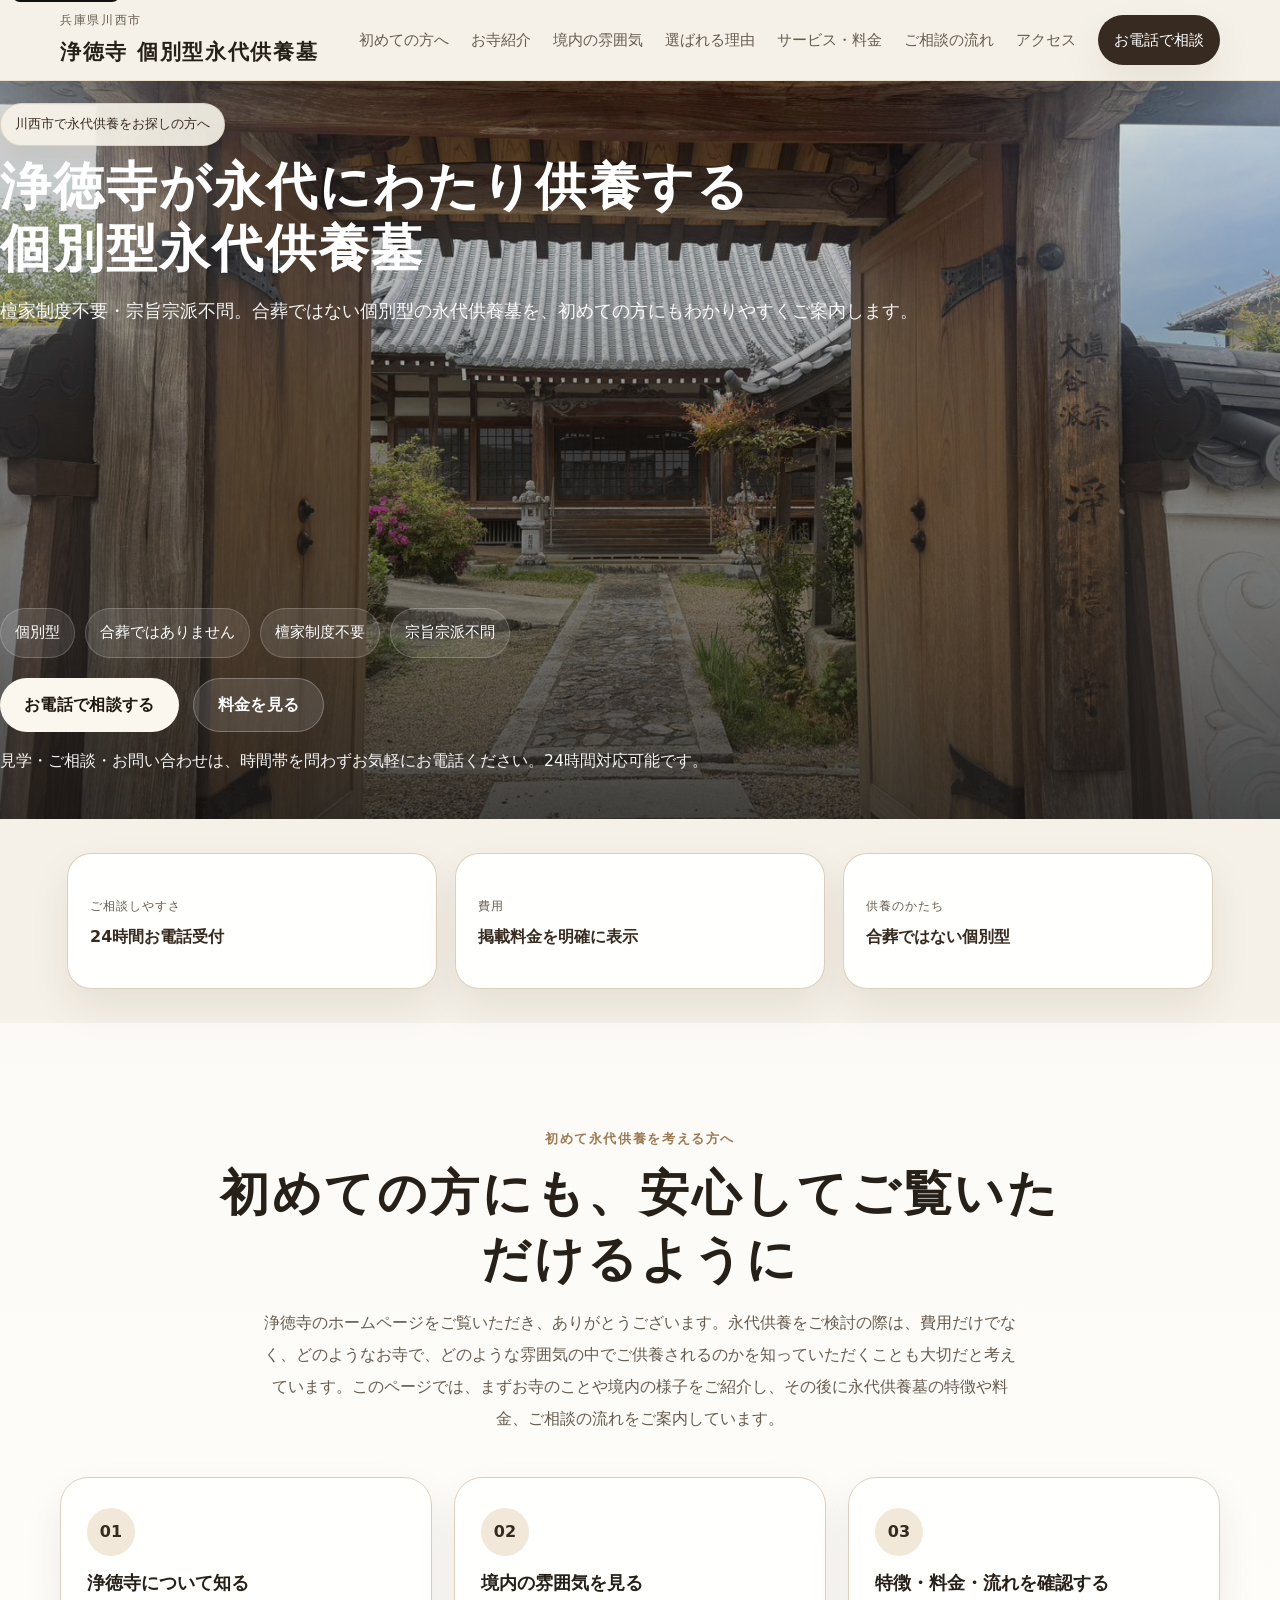
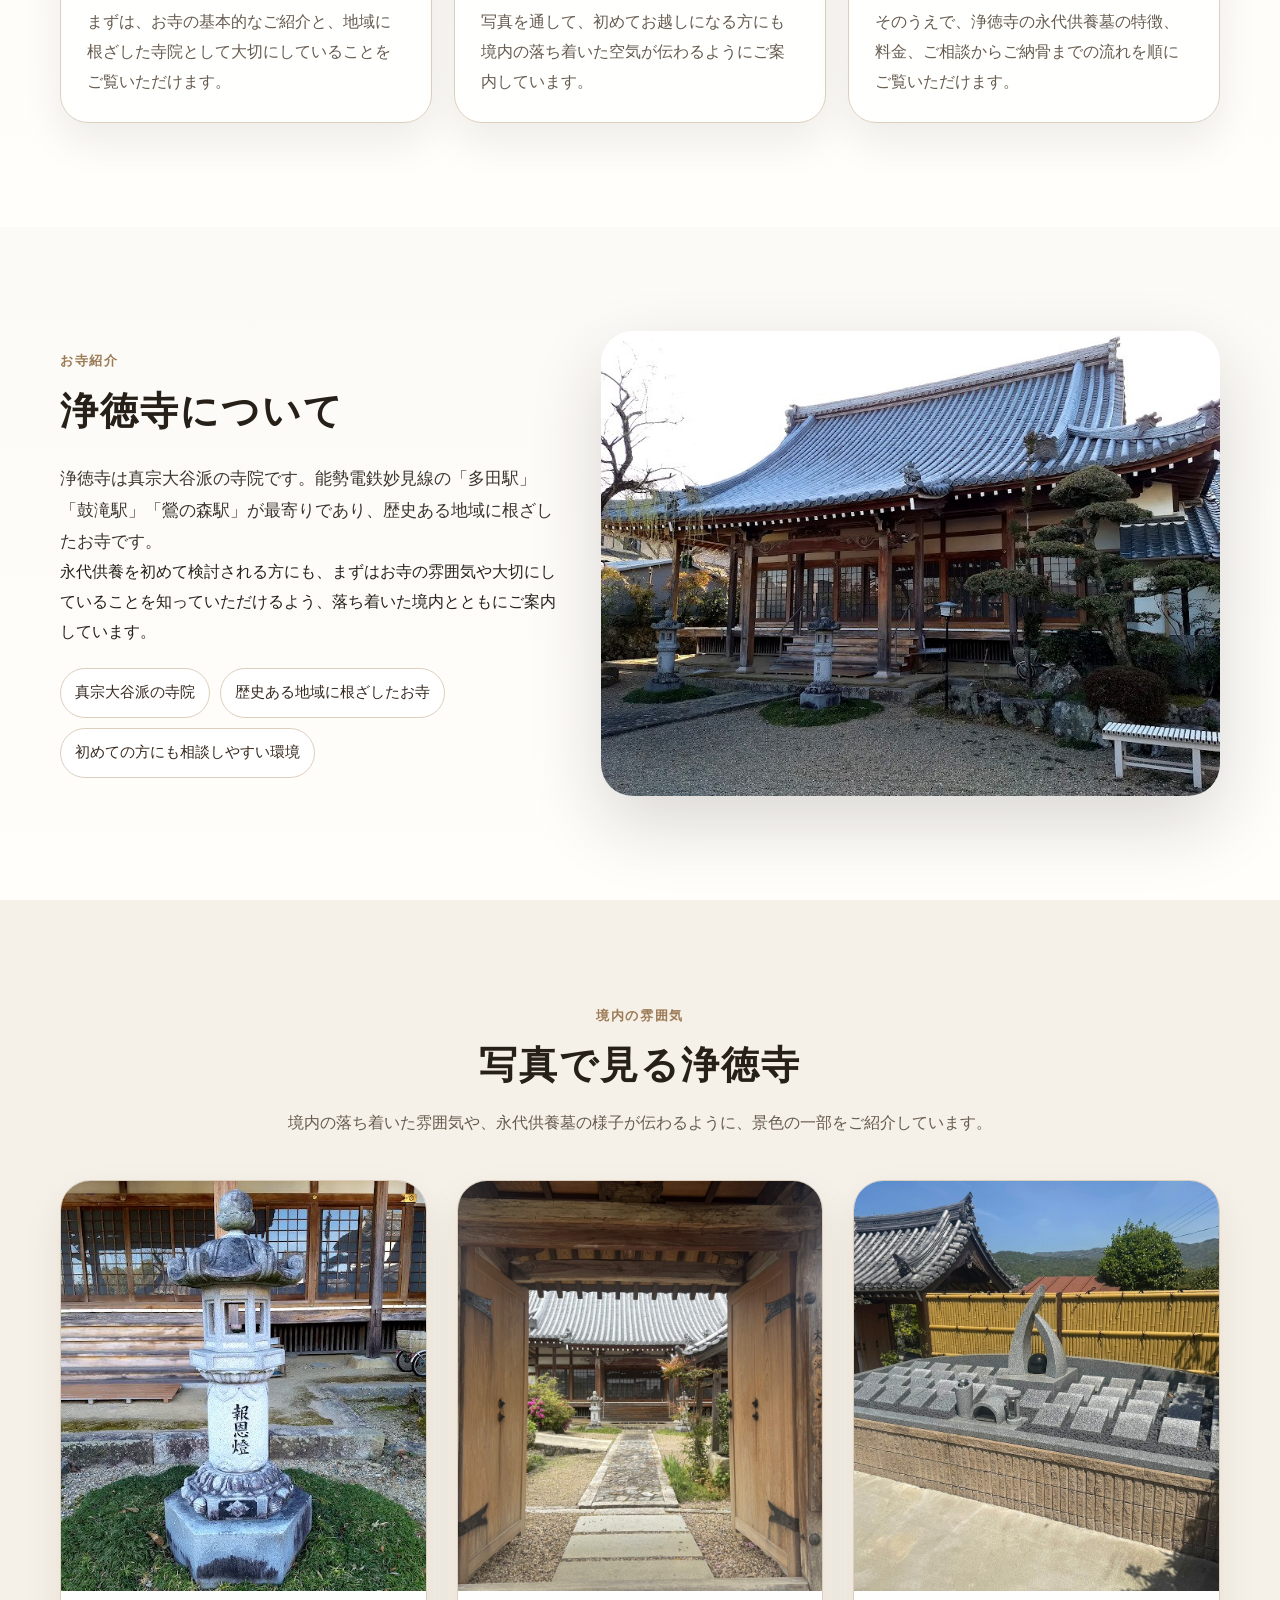
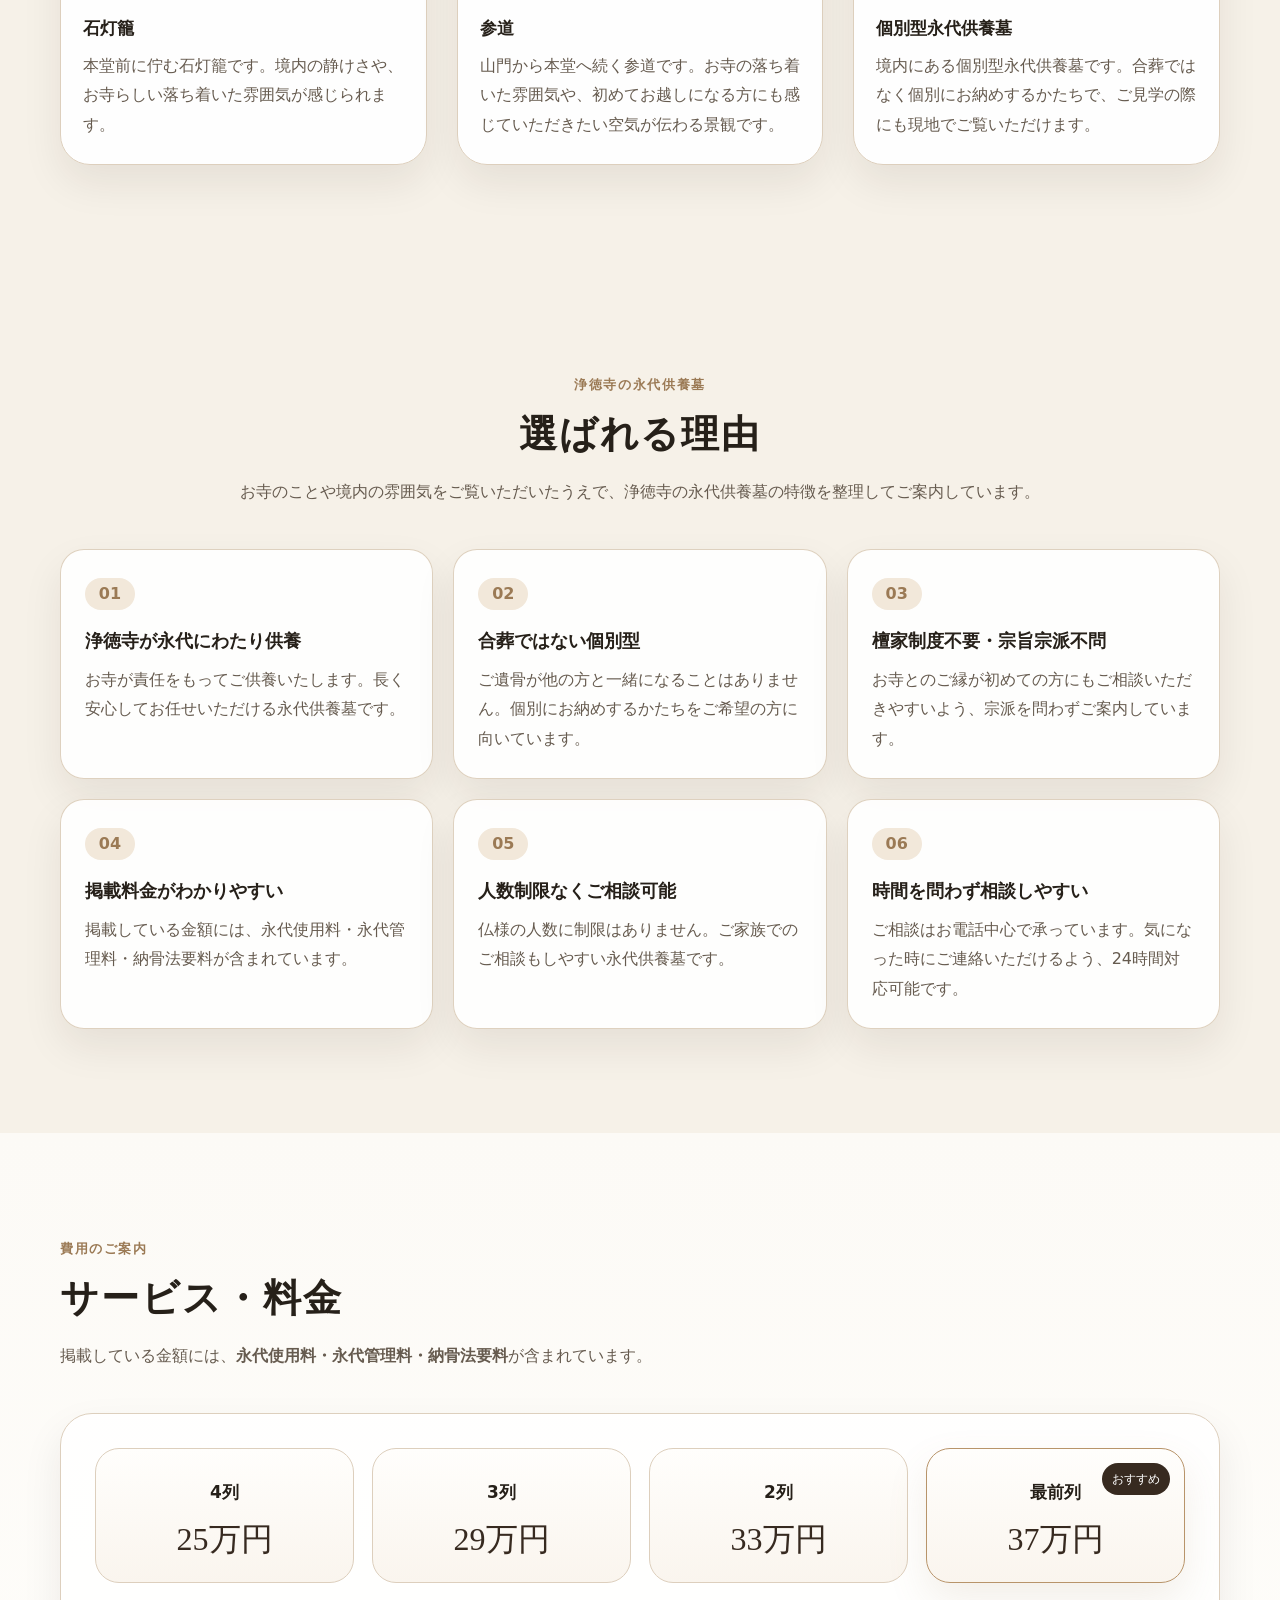
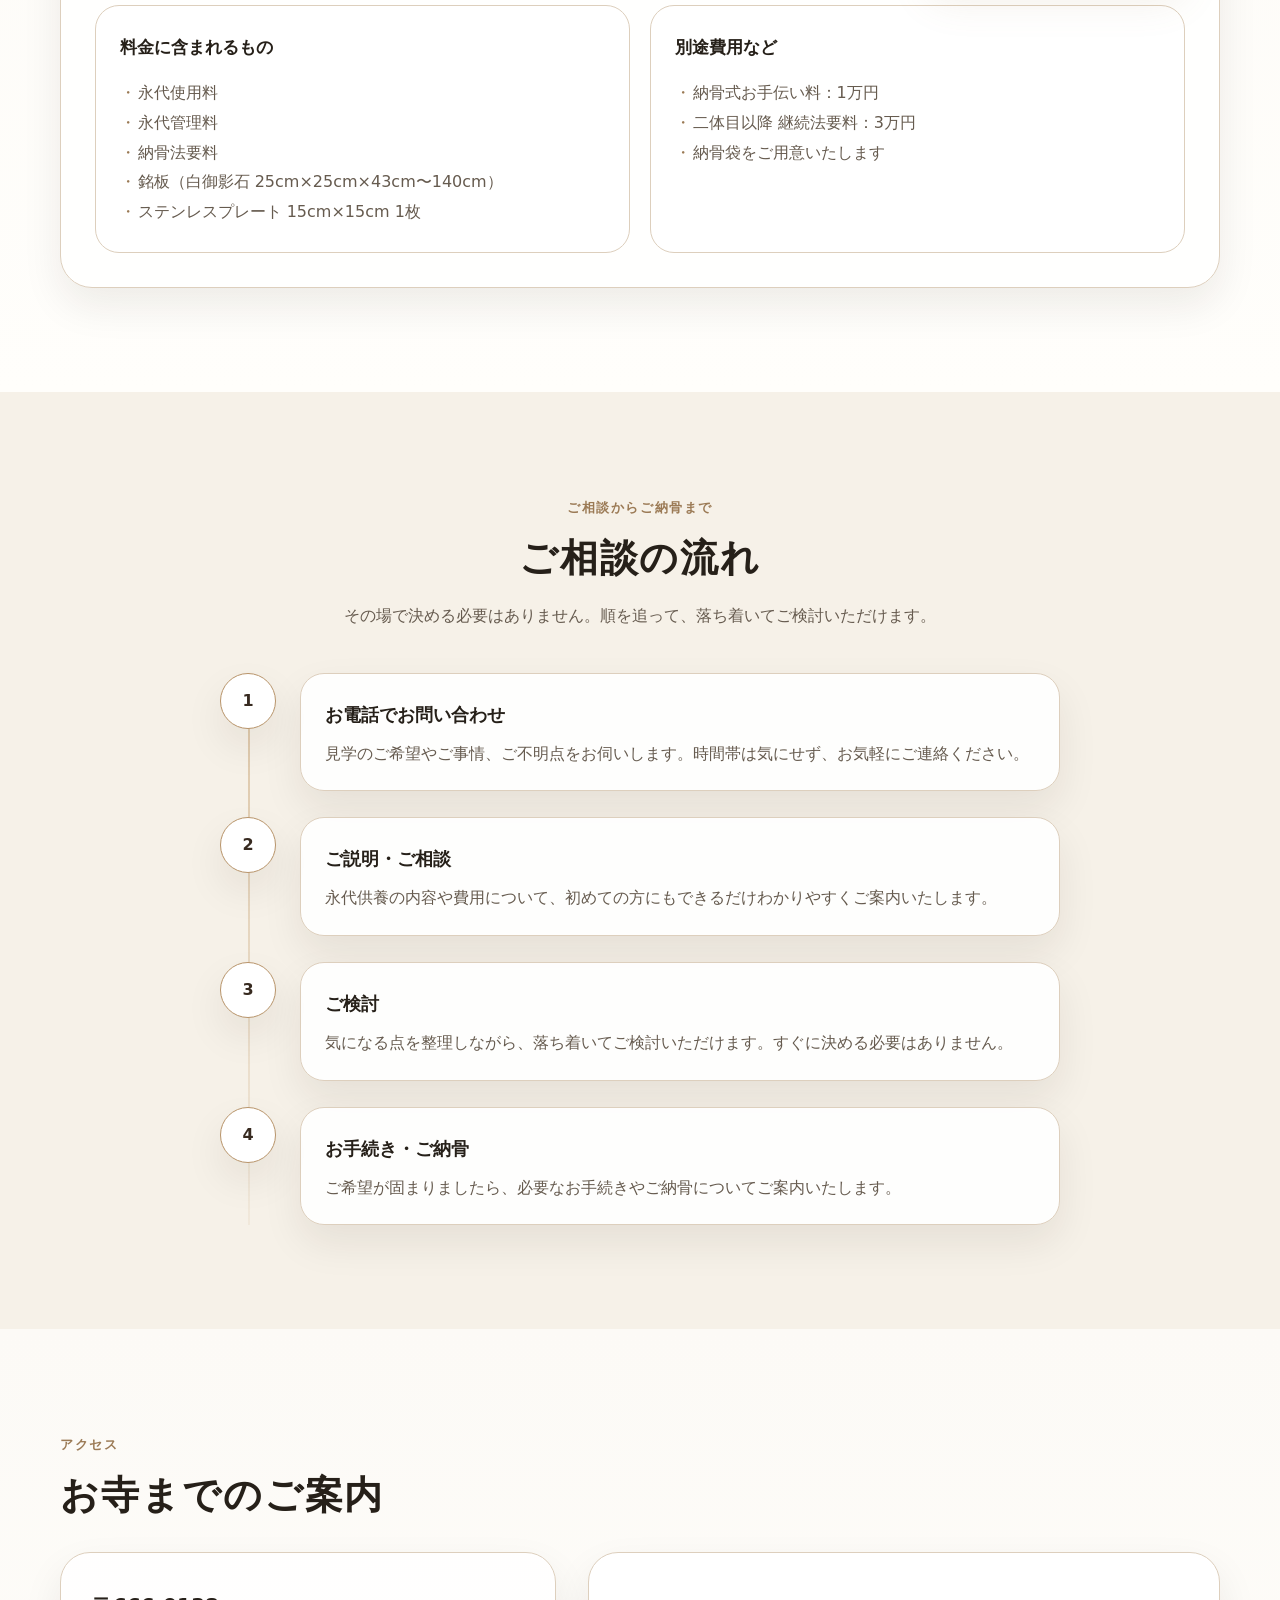
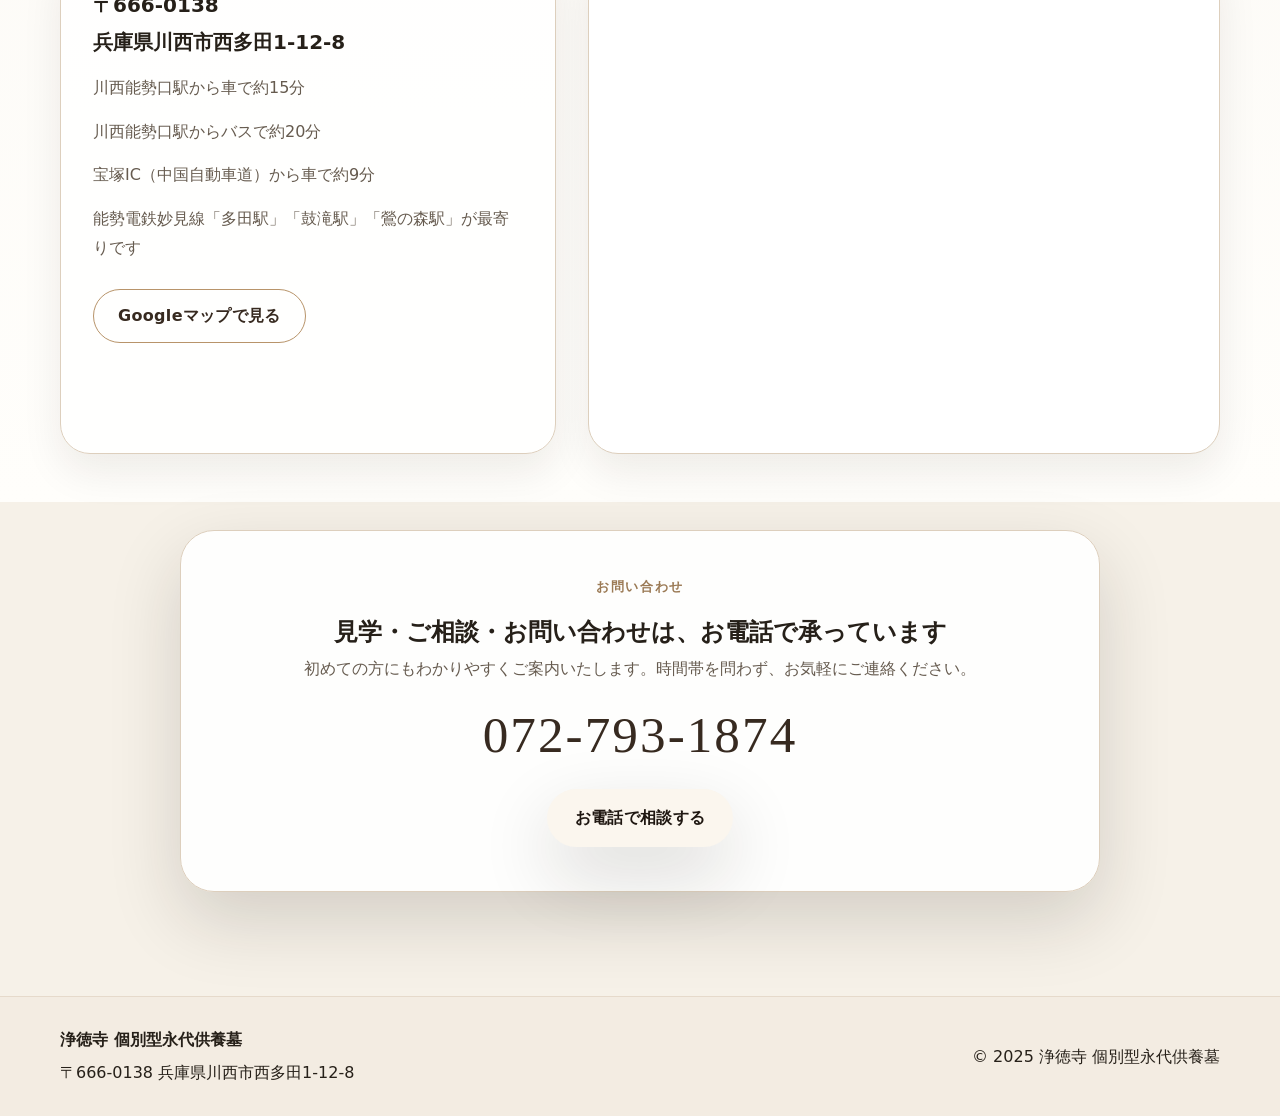
<file: index.html>
<!DOCTYPE html>
<html lang="ja">
<head>
  <meta charset="utf-8">
  <meta name="viewport" content="width=device-width, initial-scale=1">
  <title>浄徳寺 個別型永代供養墓｜川西市で初めて永代供養を探す方へ</title>
  <meta name="description" content="兵庫県川西市の浄徳寺による個別型永代供養墓のご案内。初めて永代供養を検討される方にもわかりやすく、お寺のご紹介、境内の雰囲気、永代供養墓の特徴、料金、ご相談の流れまで順にご覧いただけます。">
  <meta name="format-detection" content="telephone=no">
  <meta name="theme-color" content="#f6f1e8">
  <meta property="og:type" content="website">
  <meta property="og:title" content="浄徳寺 個別型永代供養墓">
  <meta property="og:description" content="川西市で永代供養をお探しの方へ。お寺のご紹介から境内の雰囲気、料金や流れまで、初めての方にもわかりやすくご案内しています。">
  <meta property="og:image" content="images/ogp.jpg">
  <meta property="og:locale" content="ja_JP">
  <meta name="twitter:card" content="summary_large_image">
  <link rel="icon" href="favicon.svg" type="image/svg+xml">
  <link rel="stylesheet" href="styles.css">
  <script type="application/ld+json">
  {
    "@context":"https://schema.org",
    "@type":"PlaceOfWorship",
    "name":"浄徳寺",
    "telephone":"072-793-1874",
    "address":{
      "@type":"PostalAddress",
      "postalCode":"666-0138",
      "addressRegion":"兵庫県",
      "addressLocality":"川西市",
      "streetAddress":"西多田1-12-8"
    },
    "image":"images/hero-entrance.jpg"
  }
  </script>
</head>
<body>
  <a class="skip-link" href="#main">本文へ移動</a>

  <header class="site-header" id="top">
    <div class="container header-inner">
      <a class="brand" href="#top" aria-label="浄徳寺 トップへ">
        <span class="brand-kicker">兵庫県川西市</span>
        <span class="brand-name">浄徳寺 個別型永代供養墓</span>
      </a>

      <button class="menu-toggle" type="button" aria-expanded="false" aria-controls="global-nav" aria-label="メニューを開く">
        <span></span><span></span><span></span>
      </button>

      <nav class="global-nav" id="global-nav" aria-label="サイト内メニュー">
        <a href="#guide">初めての方へ</a>
        <a href="#temple">お寺紹介</a>
        <a href="#gallery">境内の雰囲気</a>
        <a href="#reasons">選ばれる理由</a>
        <a href="#pricing">サービス・料金</a>
        <a href="#flow">ご相談の流れ</a>
        <a href="#access">アクセス</a>
        <a class="nav-call" href="tel:0727931874">お電話で相談</a>
      </nav>
    </div>
  </header>

  <main id="main">
    <section class="hero">
      <div class="hero-media" aria-hidden="true"></div>
      <div class="hero-overlay"></div>
      <div class="container hero-content">
        <p class="eyebrow">川西市で永代供養をお探しの方へ</p>
        <h1>
          <span class="hero-title-top">浄徳寺が永代にわたり供養する</span>
          <span class="hero-title-bottom">個別型永代供養墓</span>
        </h1>
        <p class="hero-lead">檀家制度不要・宗旨宗派不問。合葬ではない個別型の永代供養墓を、初めての方にもわかりやすくご案内します。</p>

        <div class="hero-lower">
          <ul class="hero-points" aria-label="浄徳寺の特徴">
            <li>個別型</li>
            <li>合葬ではありません</li>
            <li>檀家制度不要</li>
            <li>宗旨宗派不問</li>
          </ul>

          <div class="hero-actions">
            <a class="btn btn-primary" href="tel:0727931874">お電話で相談する</a>
            <a class="btn btn-secondary" href="#pricing">料金を見る</a>
          </div>

          <p class="hero-note">見学・ご相談・お問い合わせは、時間帯を問わずお気軽にお電話ください。24時間対応可能です。</p>
        </div>
      </div>
    </section>

    <section class="trust-strip" aria-label="浄徳寺の特徴まとめ">
      <div class="container trust-grid">
        <article class="trust-card">
          <p class="trust-label">ご相談しやすさ</p>
          <p class="trust-value">24時間お電話受付</p>
        </article>
        <article class="trust-card">
          <p class="trust-label">費用</p>
          <p class="trust-value">掲載料金を明確に表示</p>
        </article>
        <article class="trust-card">
          <p class="trust-label">供養のかたち</p>
          <p class="trust-value">合葬ではない個別型</p>
        </article>
      </div>
    </section>

    <section class="section section-soft" id="guide">
      <div class="container">
        <div class="section-heading guide-heading">
          <p class="section-kicker">初めて永代供養を考える方へ</p>
          <h2>初めての方にも、安心してご覧いただけるように</h2>
          <p>浄徳寺のホームページをご覧いただき、ありがとうございます。永代供養をご検討の際は、費用だけでなく、どのようなお寺で、どのような雰囲気の中でご供養されるのかを知っていただくことも大切だと考えています。このページでは、まずお寺のことや境内の様子をご紹介し、その後に永代供養墓の特徴や料金、ご相談の流れをご案内しています。</p>
        </div>

        <div class="guide-cards">
          <article class="guide-card">
            <span class="guide-step">01</span>
            <h3>浄徳寺について知る</h3>
            <p>まずは、お寺の基本的なご紹介と、地域に根ざした寺院として大切にしていることをご覧いただけます。</p>
          </article>
          <article class="guide-card">
            <span class="guide-step">02</span>
            <h3>境内の雰囲気を見る</h3>
            <p>写真を通して、初めてお越しになる方にも境内の落ち着いた空気が伝わるようにご案内しています。</p>
          </article>
          <article class="guide-card">
            <span class="guide-step">03</span>
            <h3>特徴・料金・流れを確認する</h3>
            <p>そのうえで、浄徳寺の永代供養墓の特徴、料金、ご相談からご納骨までの流れを順にご覧いただけます。</p>
          </article>
        </div>
      </div>
    </section>

    <section class="section section-soft temple-section" id="temple">
      <div class="container temple-grid">
        <div class="temple-copy">
          <div class="section-heading temple-heading">
            <p class="section-kicker">お寺紹介</p>
            <h2>浄徳寺について</h2>
          </div>
          <p class="body-large">浄徳寺は真宗大谷派の寺院です。能勢電鉄妙見線の「多田駅」「鼓滝駅」「鶯の森駅」が最寄りであり、歴史ある地域に根ざしたお寺です。</p>
          <p>永代供養を初めて検討される方にも、まずはお寺の雰囲気や大切にしていることを知っていただけるよう、落ち着いた境内とともにご案内しています。</p>
          <div class="temple-mini-points">
            <div>真宗大谷派の寺院</div>
            <div>歴史ある地域に根ざしたお寺</div>
            <div>初めての方にも相談しやすい環境</div>
          </div>
        </div>
        <figure class="temple-photo">
          <img src="images/temple-mainhall.jpg" alt="浄徳寺の本堂">
        </figure>
      </div>
    </section>

    <section class="section" id="gallery">
      <div class="container">
        <div class="section-heading center gallery-heading">
          <p class="section-kicker">境内の雰囲気</p>
          <h2>写真で見る浄徳寺</h2>
          <p>境内の落ち着いた雰囲気や、永代供養墓の様子が伝わるように、景色の一部をご紹介しています。</p>
        </div>

        <div class="gallery-grid gallery-centered">
          <figure class="gallery-item">
            <img src="images/gallery-lantern.jpg" alt="浄徳寺の石灯籠">
            <figcaption>
              <strong>石灯籠</strong>
              <span>本堂前に佇む石灯籠です。境内の静けさや、お寺らしい落ち着いた雰囲気が感じられます。</span>
            </figcaption>
          </figure>

          <figure class="gallery-item">
            <img src="images/gallery-approach.jpg" alt="浄徳寺の参道">
            <figcaption>
              <strong>参道</strong>
              <span>山門から本堂へ続く参道です。お寺の落ち着いた雰囲気や、初めてお越しになる方にも感じていただきたい空気が伝わる景観です。</span>
            </figcaption>
          </figure>

          <figure class="gallery-item">
            <img src="images/gallery-grave.jpg" alt="浄徳寺の個別型永代供養墓">
            <figcaption>
              <strong>個別型永代供養墓</strong>
              <span>境内にある個別型永代供養墓です。合葬ではなく個別にお納めするかたちで、ご見学の際にも現地でご覧いただけます。</span>
            </figcaption>
          </figure>
        </div>
      </div>
    </section>

    <section class="section" id="reasons">
      <div class="container">
        <div class="section-heading center">
          <p class="section-kicker">浄徳寺の永代供養墓</p>
          <h2>選ばれる理由</h2>
          <p>お寺のことや境内の雰囲気をご覧いただいたうえで、浄徳寺の永代供養墓の特徴を整理してご案内しています。</p>
        </div>

        <div class="reasons-grid">
          <article class="reason-card">
            <div class="reason-number">01</div>
            <h3>浄徳寺が永代にわたり供養</h3>
            <p>お寺が責任をもってご供養いたします。長く安心してお任せいただける永代供養墓です。</p>
          </article>
          <article class="reason-card">
            <div class="reason-number">02</div>
            <h3>合葬ではない個別型</h3>
            <p>ご遺骨が他の方と一緒になることはありません。個別にお納めするかたちをご希望の方に向いています。</p>
          </article>
          <article class="reason-card">
            <div class="reason-number">03</div>
            <h3>檀家制度不要・宗旨宗派不問</h3>
            <p>お寺とのご縁が初めての方にもご相談いただきやすいよう、宗派を問わずご案内しています。</p>
          </article>
          <article class="reason-card">
            <div class="reason-number">04</div>
            <h3>掲載料金がわかりやすい</h3>
            <p>掲載している金額には、永代使用料・永代管理料・納骨法要料が含まれています。</p>
          </article>
          <article class="reason-card">
            <div class="reason-number">05</div>
            <h3>人数制限なくご相談可能</h3>
            <p>仏様の人数に制限はありません。ご家族でのご相談もしやすい永代供養墓です。</p>
          </article>
          <article class="reason-card">
            <div class="reason-number">06</div>
            <h3>時間を問わず相談しやすい</h3>
            <p>ご相談はお電話中心で承っています。気になった時にご連絡いただけるよう、24時間対応可能です。</p>
          </article>
        </div>
      </div>
    </section>

    <section class="section section-soft" id="pricing">
      <div class="container">
        <div class="section-heading">
          <p class="section-kicker">費用のご案内</p>
          <h2>サービス・料金</h2>
          <p>掲載している金額には、<strong>永代使用料・永代管理料・納骨法要料</strong>が含まれています。</p>
        </div>

        <div class="pricing-shell">
          <div class="pricing-grid">
            <article class="price-card">
              <h3>4列</h3>
              <p class="price">25万円</p>
            </article>
            <article class="price-card">
              <h3>3列</h3>
              <p class="price">29万円</p>
            </article>
            <article class="price-card">
              <h3>2列</h3>
              <p class="price">33万円</p>
            </article>
            <article class="price-card price-card-featured">
              <span class="price-badge">おすすめ</span>
              <h3>最前列</h3>
              <p class="price">37万円</p>
            </article>
          </div>

          <div class="pricing-meta">
            <div class="pricing-box">
              <h3>料金に含まれるもの</h3>
              <ul class="plain-list">
                <li>永代使用料</li>
                <li>永代管理料</li>
                <li>納骨法要料</li>
                <li>銘板（白御影石 25cm×25cm×43cm〜140cm）</li>
                <li>ステンレスプレート 15cm×15cm 1枚</li>
              </ul>
            </div>
            <div class="pricing-box">
              <h3>別途費用など</h3>
              <ul class="plain-list">
                <li>納骨式お手伝い料：1万円</li>
                <li>二体目以降 継続法要料：3万円</li>
                <li>納骨袋をご用意いたします</li>
              </ul>
            </div>
          </div>
        </div>
      </div>
    </section>

    <section class="section" id="flow">
      <div class="container">
        <div class="section-heading center">
          <p class="section-kicker">ご相談からご納骨まで</p>
          <h2>ご相談の流れ</h2>
          <p>その場で決める必要はありません。順を追って、落ち着いてご検討いただけます。</p>
        </div>

        <ol class="flow-timeline">
          <li class="flow-item">
            <div class="flow-dot">1</div>
            <div class="flow-card">
              <h3>お電話でお問い合わせ</h3>
              <p>見学のご希望やご事情、ご不明点をお伺いします。時間帯は気にせず、お気軽にご連絡ください。</p>
            </div>
          </li>
          <li class="flow-item">
            <div class="flow-dot">2</div>
            <div class="flow-card">
              <h3>ご説明・ご相談</h3>
              <p>永代供養の内容や費用について、初めての方にもできるだけわかりやすくご案内いたします。</p>
            </div>
          </li>
          <li class="flow-item">
            <div class="flow-dot">3</div>
            <div class="flow-card">
              <h3>ご検討</h3>
              <p>気になる点を整理しながら、落ち着いてご検討いただけます。すぐに決める必要はありません。</p>
            </div>
          </li>
          <li class="flow-item">
            <div class="flow-dot">4</div>
            <div class="flow-card">
              <h3>お手続き・ご納骨</h3>
              <p>ご希望が固まりましたら、必要なお手続きやご納骨についてご案内いたします。</p>
            </div>
          </li>
        </ol>
      </div>
    </section>

    <section class="section section-soft access-section" id="access">
      <div class="container">
        <div class="section-heading access-heading">
          <p class="section-kicker">アクセス</p>
          <h2>お寺までのご案内</h2>
        </div>

        <div class="access-shell">
          <div class="access-copy">
            <p class="address">〒666-0138<br>兵庫県川西市西多田1-12-8</p>
            <ul class="plain-list access-list">
              <li>川西能勢口駅から車で約15分</li>
              <li>川西能勢口駅からバスで約20分</li>
              <li>宝塚IC（中国自動車道）から車で約9分</li>
              <li>能勢電鉄妙見線「多田駅」「鼓滝駅」「鶯の森駅」が最寄りです</li>
            </ul>
            <div class="access-actions">
              <a class="btn btn-outline" href="https://maps.app.goo.gl/2CKfLxkK2UYbUCqq8" target="_blank" rel="noopener noreferrer">Googleマップで見る</a>
            </div>
          </div>

          <div class="map-card map-large">
            <iframe title="浄徳寺の地図" src="https://www.google.com/maps?q=%E5%85%B5%E5%BA%AB%E7%9C%8C%E5%B7%9D%E8%A5%BF%E5%B8%82%E8%A5%BF%E5%A4%9A%E7%94%B01-12-8&z=16&output=embed" loading="lazy" referrerpolicy="no-referrer-when-downgrade"></iframe>
          </div>
        </div>
      </div>
    </section>

    <section class="section contact-section" id="contact">
      <div class="container">
        <div class="contact-panel">
          <p class="section-kicker">お問い合わせ</p>
          <h2>見学・ご相談・お問い合わせは、お電話で承っています</h2>
          <p class="contact-copy">初めての方にもわかりやすくご案内いたします。時間帯を問わず、お気軽にご連絡ください。</p>
          <p class="tel-display">072-793-1874</p>
          <a class="btn btn-primary btn-large" href="tel:0727931874">お電話で相談する</a>
        </div>
      </div>
    </section>
  </main>

  <footer class="site-footer">
    <div class="container footer-inner">
      <div>
        <p class="footer-title">浄徳寺 個別型永代供養墓</p>
        <p>〒666-0138 兵庫県川西市西多田1-12-8</p>
      </div>
      <p>© 2025 浄徳寺 個別型永代供養墓</p>
    </div>
  </footer>

  <a class="mobile-call" href="tel:0727931874" aria-label="浄徳寺に電話する">お電話で相談する</a>

  <script src="script.js"></script>
</body>
</html>
</file>
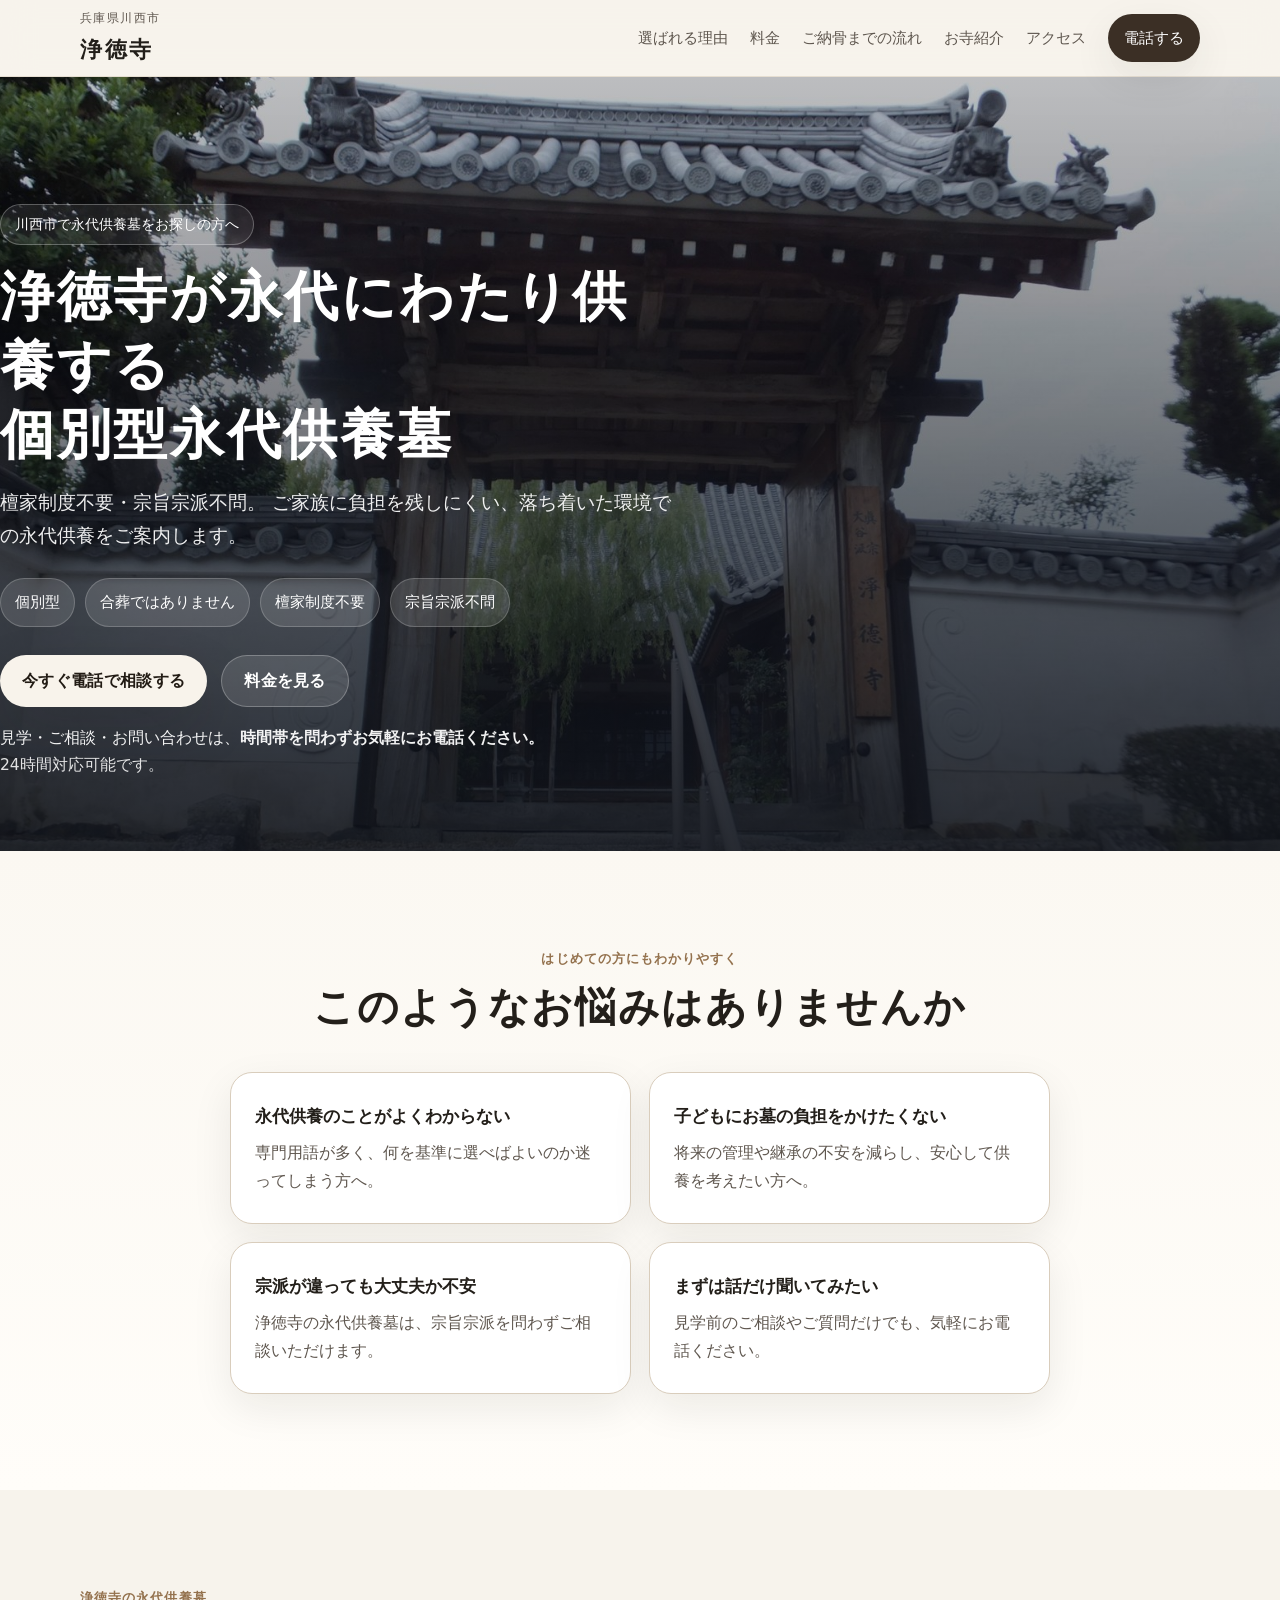
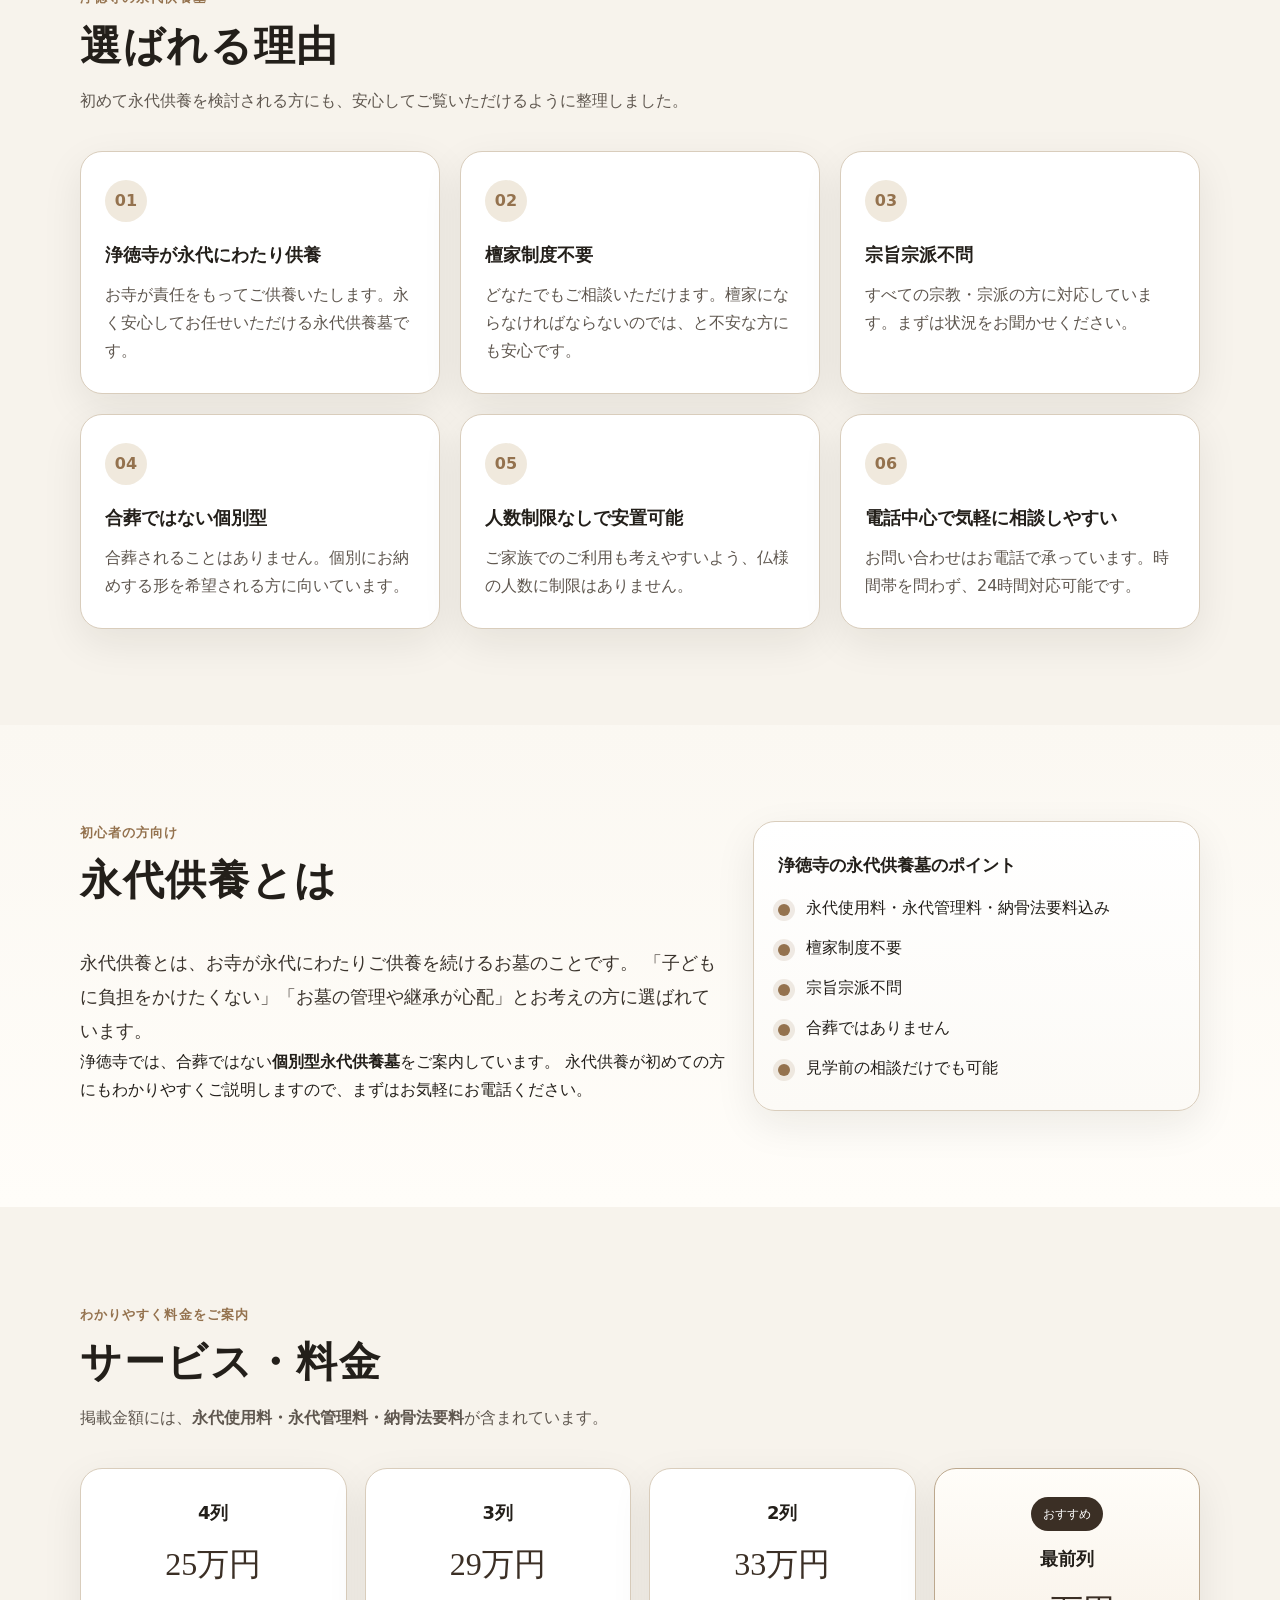
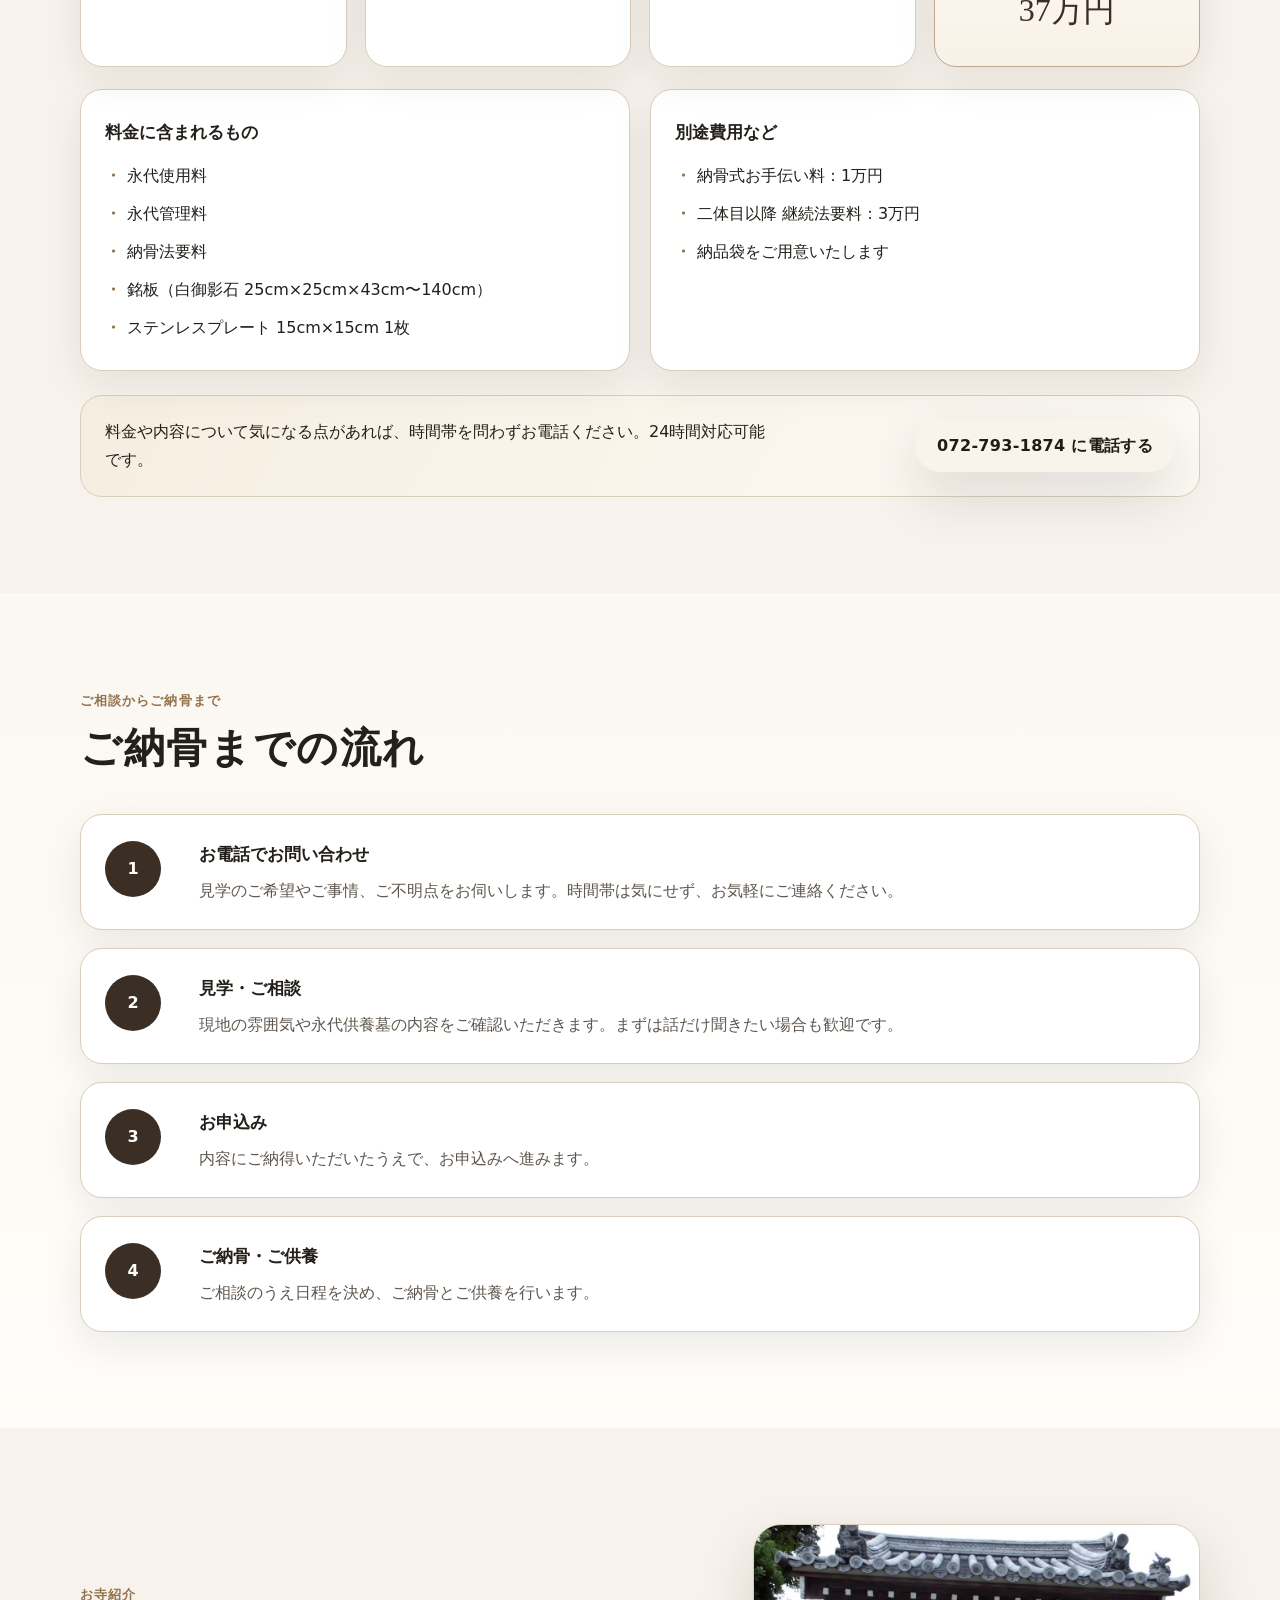
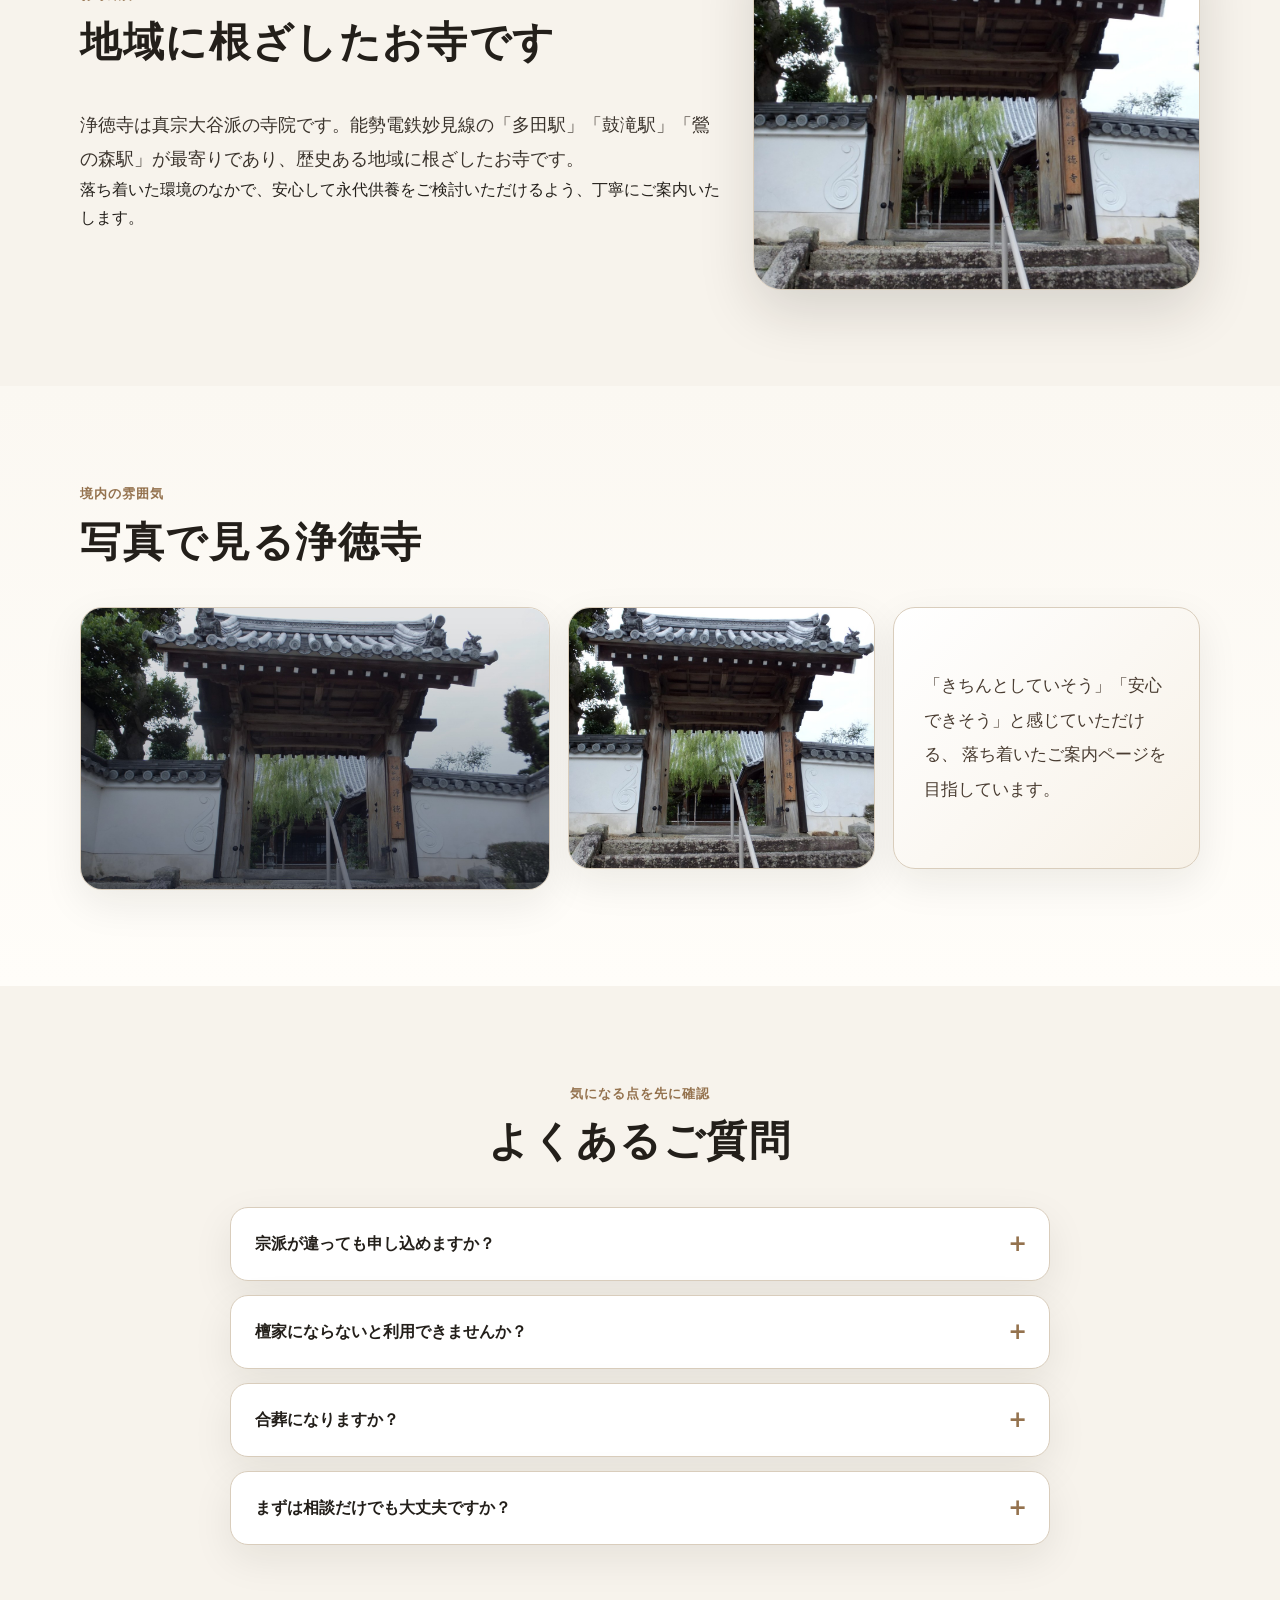
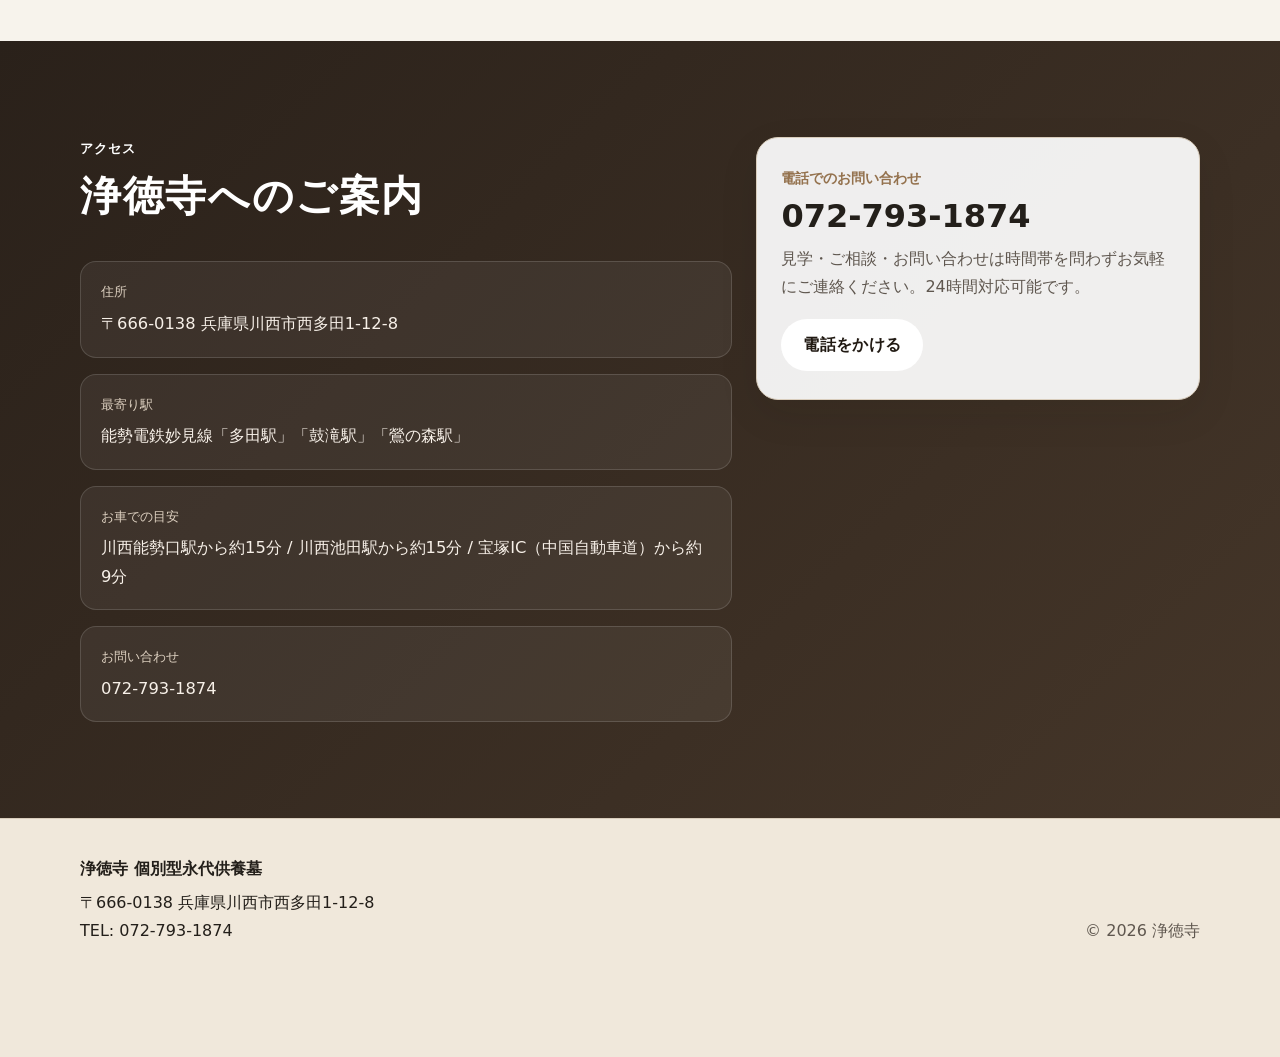
<file: jotokuji-site-v2/index.html>
<!DOCTYPE html>
<html lang="ja">
<head>
  <meta charset="utf-8">
  <meta name="viewport" content="width=device-width, initial-scale=1">
  <title>川西市の永代供養墓なら浄徳寺｜個別型・檀家制度不要・宗旨宗派不問</title>
  <meta name="description" content="兵庫県川西市の浄徳寺による個別型永代供養墓のご案内。永代使用料・永代管理料・納骨法要料込み。檀家制度不要、宗旨宗派不問。見学・ご相談は時間を問わずお電話ください。24時間対応可能です。">
  <meta name="format-detection" content="telephone=no">
  <meta name="theme-color" content="#f4efe5">
  <meta property="og:type" content="website">
  <meta property="og:title" content="川西市の永代供養墓なら浄徳寺">
  <meta property="og:description" content="個別型永代供養墓。永代使用料・永代管理料・納骨法要料込み。見学・ご相談は時間を問わずお電話ください。">
  <meta property="og:image" content="images/ogp.jpg">
  <meta property="og:locale" content="ja_JP">
  <meta name="twitter:card" content="summary_large_image">
  <link rel="icon" href="favicon.svg" type="image/svg+xml">
  <link rel="stylesheet" href="styles.css">
  <script type="application/ld+json">
  {
    "@context":"https://schema.org",
    "@type":"PlaceOfWorship",
    "name":"浄徳寺",
    "telephone":"072-793-1874",
    "address":{
      "@type":"PostalAddress",
      "postalCode":"666-0138",
      "addressRegion":"兵庫県",
      "addressLocality":"川西市",
      "streetAddress":"西多田1-12-8"
    },
    "image":"images/entrance-hero.jpg"
  }
  </script>
</head>
<body>
  <a class="skip-link" href="#main">本文へ移動</a>

  <header class="site-header" id="top">
    <div class="container header-inner">
      <a class="brand" href="#top" aria-label="浄徳寺 トップへ">
        <span class="brand-kicker">兵庫県川西市</span>
        <span class="brand-name">浄徳寺</span>
      </a>

      <button class="menu-toggle" type="button" aria-expanded="false" aria-controls="global-nav" aria-label="メニューを開く">
        <span></span><span></span><span></span>
      </button>

      <nav class="global-nav" id="global-nav" aria-label="サイト内メニュー">
        <a href="#reasons">選ばれる理由</a>
        <a href="#pricing">料金</a>
        <a href="#flow">ご納骨までの流れ</a>
        <a href="#about">お寺紹介</a>
        <a href="#access">アクセス</a>
        <a class="nav-call" href="tel:0727931874">電話する</a>
      </nav>
    </div>
  </header>

  <main id="main">
    <section class="hero">
      <div class="hero-media" aria-hidden="true"></div>
      <div class="hero-overlay"></div>
      <div class="container hero-content">
        <p class="eyebrow">川西市で永代供養墓をお探しの方へ</p>
        <h1>浄徳寺が永代にわたり供養する<br>個別型永代供養墓</h1>
        <p class="hero-lead">
          檀家制度不要・宗旨宗派不問。<br class="sp-only">
          ご家族に負担を残しにくい、落ち着いた環境での永代供養をご案内します。
        </p>

        <ul class="hero-points" aria-label="特徴">
          <li>個別型</li>
          <li>合葬ではありません</li>
          <li>檀家制度不要</li>
          <li>宗旨宗派不問</li>
        </ul>

        <div class="hero-actions">
          <a class="btn btn-primary" href="tel:0727931874">今すぐ電話で相談する</a>
          <a class="btn btn-secondary" href="#pricing">料金を見る</a>
        </div>

        <p class="hero-note">
          見学・ご相談・お問い合わせは、<strong>時間帯を問わずお気軽にお電話ください。</strong>
          <span>24時間対応可能です。</span>
        </p>
      </div>
    </section>

    <section class="section section-soft">
      <div class="container narrow">
        <div class="section-heading center">
          <p class="section-kicker">はじめての方にもわかりやすく</p>
          <h2>このようなお悩みはありませんか</h2>
        </div>

        <div class="worries-grid">
          <article class="worry-card">
            <h3>永代供養のことがよくわからない</h3>
            <p>専門用語が多く、何を基準に選べばよいのか迷ってしまう方へ。</p>
          </article>
          <article class="worry-card">
            <h3>子どもにお墓の負担をかけたくない</h3>
            <p>将来の管理や継承の不安を減らし、安心して供養を考えたい方へ。</p>
          </article>
          <article class="worry-card">
            <h3>宗派が違っても大丈夫か不安</h3>
            <p>浄徳寺の永代供養墓は、宗旨宗派を問わずご相談いただけます。</p>
          </article>
          <article class="worry-card">
            <h3>まずは話だけ聞いてみたい</h3>
            <p>見学前のご相談やご質問だけでも、気軽にお電話ください。</p>
          </article>
        </div>
      </div>
    </section>

    <section class="section" id="reasons">
      <div class="container">
        <div class="section-heading">
          <p class="section-kicker">浄徳寺の永代供養墓</p>
          <h2>選ばれる理由</h2>
          <p>初めて永代供養を検討される方にも、安心してご覧いただけるように整理しました。</p>
        </div>

        <div class="reasons-grid">
          <article class="reason-card">
            <div class="reason-number">01</div>
            <h3>浄徳寺が永代にわたり供養</h3>
            <p>お寺が責任をもってご供養いたします。永く安心してお任せいただける永代供養墓です。</p>
          </article>
          <article class="reason-card">
            <div class="reason-number">02</div>
            <h3>檀家制度不要</h3>
            <p>どなたでもご相談いただけます。檀家にならなければならないのでは、と不安な方にも安心です。</p>
          </article>
          <article class="reason-card">
            <div class="reason-number">03</div>
            <h3>宗旨宗派不問</h3>
            <p>すべての宗教・宗派の方に対応しています。まずは状況をお聞かせください。</p>
          </article>
          <article class="reason-card">
            <div class="reason-number">04</div>
            <h3>合葬ではない個別型</h3>
            <p>合葬されることはありません。個別にお納めする形を希望される方に向いています。</p>
          </article>
          <article class="reason-card">
            <div class="reason-number">05</div>
            <h3>人数制限なしで安置可能</h3>
            <p>ご家族でのご利用も考えやすいよう、仏様の人数に制限はありません。</p>
          </article>
          <article class="reason-card">
            <div class="reason-number">06</div>
            <h3>電話中心で気軽に相談しやすい</h3>
            <p>お問い合わせはお電話で承っています。時間帯を問わず、24時間対応可能です。</p>
          </article>
        </div>
      </div>
    </section>

    <section class="section section-soft" id="beginner">
      <div class="container two-col">
        <div>
          <div class="section-heading">
            <p class="section-kicker">初心者の方向け</p>
            <h2>永代供養とは</h2>
          </div>
          <p class="body-large">
            永代供養とは、お寺が永代にわたりご供養を続けるお墓のことです。
            「子どもに負担をかけたくない」「お墓の管理や継承が心配」とお考えの方に選ばれています。
          </p>
          <p>
            浄徳寺では、合葬ではない<strong>個別型永代供養墓</strong>をご案内しています。
            永代供養が初めての方にもわかりやすくご説明しますので、まずはお気軽にお電話ください。
          </p>
        </div>

        <aside class="info-panel">
          <h3>浄徳寺の永代供養墓のポイント</h3>
          <ul class="check-list">
            <li>永代使用料・永代管理料・納骨法要料込み</li>
            <li>檀家制度不要</li>
            <li>宗旨宗派不問</li>
            <li>合葬ではありません</li>
            <li>見学前の相談だけでも可能</li>
          </ul>
        </aside>
      </div>
    </section>

    <section class="section" id="pricing">
      <div class="container">
        <div class="section-heading">
          <p class="section-kicker">わかりやすく料金をご案内</p>
          <h2>サービス・料金</h2>
          <p>掲載金額には、<strong>永代使用料・永代管理料・納骨法要料</strong>が含まれています。</p>
        </div>

        <div class="pricing-grid">
          <article class="price-card">
            <h3>4列</h3>
            <p class="price">25万円</p>
          </article>
          <article class="price-card">
            <h3>3列</h3>
            <p class="price">29万円</p>
          </article>
          <article class="price-card">
            <h3>2列</h3>
            <p class="price">33万円</p>
          </article>
          <article class="price-card price-card-featured">
            <div class="badge">おすすめ</div>
            <h3>最前列</h3>
            <p class="price">37万円</p>
          </article>
        </div>

        <div class="pricing-meta">
          <div class="pricing-box">
            <h3>料金に含まれるもの</h3>
            <ul>
              <li>永代使用料</li>
              <li>永代管理料</li>
              <li>納骨法要料</li>
              <li>銘板（白御影石 25cm×25cm×43cm〜140cm）</li>
              <li>ステンレスプレート 15cm×15cm 1枚</li>
            </ul>
          </div>
          <div class="pricing-box">
            <h3>別途費用など</h3>
            <ul>
              <li>納骨式お手伝い料：1万円</li>
              <li>二体目以降 継続法要料：3万円</li>
              <li>納品袋をご用意いたします</li>
            </ul>
          </div>
        </div>

        <div class="call-banner">
          <p>料金や内容について気になる点があれば、時間帯を問わずお電話ください。24時間対応可能です。</p>
          <a class="btn btn-primary" href="tel:0727931874">072-793-1874 に電話する</a>
        </div>
      </div>
    </section>

    <section class="section section-soft" id="flow">
      <div class="container">
        <div class="section-heading">
          <p class="section-kicker">ご相談からご納骨まで</p>
          <h2>ご納骨までの流れ</h2>
        </div>

        <ol class="flow-list">
          <li>
            <span class="flow-step">1</span>
            <div>
              <h3>お電話でお問い合わせ</h3>
              <p>見学のご希望やご事情、ご不明点をお伺いします。時間帯は気にせず、お気軽にご連絡ください。</p>
            </div>
          </li>
          <li>
            <span class="flow-step">2</span>
            <div>
              <h3>見学・ご相談</h3>
              <p>現地の雰囲気や永代供養墓の内容をご確認いただきます。まずは話だけ聞きたい場合も歓迎です。</p>
            </div>
          </li>
          <li>
            <span class="flow-step">3</span>
            <div>
              <h3>お申込み</h3>
              <p>内容にご納得いただいたうえで、お申込みへ進みます。</p>
            </div>
          </li>
          <li>
            <span class="flow-step">4</span>
            <div>
              <h3>ご納骨・ご供養</h3>
              <p>ご相談のうえ日程を決め、ご納骨とご供養を行います。</p>
            </div>
          </li>
        </ol>
      </div>
    </section>

    <section class="section" id="about">
      <div class="container two-col about-grid">
        <div class="about-copy">
          <div class="section-heading">
            <p class="section-kicker">お寺紹介</p>
            <h2>地域に根ざしたお寺です</h2>
          </div>
          <p class="body-large">
            浄徳寺は真宗大谷派の寺院です。能勢電鉄妙見線の「多田駅」「鼓滝駅」「鶯の森駅」が最寄りであり、歴史ある地域に根ざしたお寺です。
          </p>
          <p>
            落ち着いた環境のなかで、安心して永代供養をご検討いただけるよう、丁寧にご案内いたします。
          </p>
        </div>

        <figure class="about-photo">
          <img src="images/entrance-detail.jpg" alt="浄徳寺の山門">
        </figure>
      </div>
    </section>

    <section class="section section-soft" id="gallery">
      <div class="container">
        <div class="section-heading">
          <p class="section-kicker">境内の雰囲気</p>
          <h2>写真で見る浄徳寺</h2>
        </div>

        <div class="gallery-grid">
          <figure class="gallery-card gallery-card-large">
            <img src="images/entrance-hero.jpg" alt="浄徳寺の入口と山門">
          </figure>
          <figure class="gallery-card">
            <img src="images/entrance-detail.jpg" alt="浄徳寺の山門の近景">
          </figure>
          <figure class="gallery-card quote-card">
            <blockquote>
              「きちんとしていそう」「安心できそう」と感じていただける、
              落ち着いたご案内ページを目指しています。
            </blockquote>
          </figure>
        </div>
      </div>
    </section>

    <section class="section" id="faq">
      <div class="container narrow">
        <div class="section-heading center">
          <p class="section-kicker">気になる点を先に確認</p>
          <h2>よくあるご質問</h2>
        </div>

        <div class="faq-list">
          <details>
            <summary>宗派が違っても申し込めますか？</summary>
            <p>はい。浄徳寺の永代供養墓は、宗旨宗派不問です。</p>
          </details>
          <details>
            <summary>檀家にならないと利用できませんか？</summary>
            <p>いいえ。檀家制度不要ですので、どなたでもご相談いただけます。</p>
          </details>
          <details>
            <summary>合葬になりますか？</summary>
            <p>いいえ。浄徳寺の永代供養墓は、合葬ではない個別型です。</p>
          </details>
          <details>
            <summary>まずは相談だけでも大丈夫ですか？</summary>
            <p>もちろんです。見学前のご相談だけでも歓迎しています。時間帯を問わず、お気軽にお電話ください。</p>
          </details>
        </div>
      </div>
    </section>

    <section class="section section-dark" id="access">
      <div class="container access-grid">
        <div>
          <div class="section-heading light">
            <p class="section-kicker">アクセス</p>
            <h2>浄徳寺へのご案内</h2>
          </div>

          <dl class="access-list">
            <div>
              <dt>住所</dt>
              <dd>〒666-0138 兵庫県川西市西多田1-12-8</dd>
            </div>
            <div>
              <dt>最寄り駅</dt>
              <dd>能勢電鉄妙見線「多田駅」「鼓滝駅」「鶯の森駅」</dd>
            </div>
            <div>
              <dt>お車での目安</dt>
              <dd>川西能勢口駅から約15分 / 川西池田駅から約15分 / 宝塚IC（中国自動車道）から約9分</dd>
            </div>
            <div>
              <dt>お問い合わせ</dt>
              <dd><a href="tel:0727931874">072-793-1874</a></dd>
            </div>
          </dl>
        </div>

        <div class="access-card">
          <p class="access-card-label">電話でのお問い合わせ</p>
          <p class="access-phone"><a href="tel:0727931874">072-793-1874</a></p>
          <p class="access-note">見学・ご相談・お問い合わせは時間帯を問わずお気軽にご連絡ください。24時間対応可能です。</p>
          <a class="btn btn-light" href="tel:0727931874">電話をかける</a>
        </div>
      </div>
    </section>
  </main>

  <footer class="site-footer">
    <div class="container footer-inner">
      <div>
        <p class="footer-name">浄徳寺 個別型永代供養墓</p>
        <p>〒666-0138 兵庫県川西市西多田1-12-8</p>
        <p><a href="tel:0727931874">TEL: 072-793-1874</a></p>
      </div>
      <p class="footer-copy">© 2026 浄徳寺</p>
    </div>
  </footer>

  <a class="mobile-call" href="tel:0727931874" aria-label="072-793-1874 に電話する">
    <span class="mobile-call-label">24時間受付</span>
    <strong>電話で相談する</strong>
  </a>

  <script src="script.js"></script>
</body>
</html>
</file>
<file: styles.css>
:root{
  --bg:#f6f1e8;
  --bg-soft:#fcfaf6;
  --surface:#ffffff;
  --surface-soft:#f2e8da;
  --text:#262019;
  --text-soft:#665b4f;
  --line:#ddcfbd;
  --line-strong:#b8946a;
  --brand:#372a20;
  --brand-deep:#1f1712;
  --accent:#9b7a55;
  --accent-soft:#dcc5a6;
  --shadow:0 18px 40px rgba(34,24,17,.08);
  --shadow-lg:0 28px 72px rgba(34,24,17,.16);
  --radius:30px;
  --radius-md:22px;
  --radius-sm:16px;
  --container:min(1160px, calc(100vw - 32px));
}

*{box-sizing:border-box}
html{scroll-behavior:smooth}
body{
  margin:0;
  font-family:"Hiragino Sans","Yu Gothic","Noto Sans JP",system-ui,-apple-system,BlinkMacSystemFont,sans-serif;
  color:var(--text);
  background:var(--bg);
  line-height:1.85;
  text-rendering:optimizeLegibility;
}
img{display:block;max-width:100%}
iframe{display:block;width:100%;border:0}
a{color:inherit;text-decoration:none}
p,h1,h2,h3,ul,ol,figure{margin:0}
ul,ol{padding:0}
.container{width:var(--container);margin-inline:auto}
.section{padding:104px 0}
.section-soft{background:linear-gradient(180deg, var(--bg-soft), #fffefb)}
.center{text-align:center}
.body-large{font-size:1.06rem;color:#3d352e}
.plain-list{list-style:none;padding:0;margin:0}

.skip-link{
  position:absolute;
  left:12px;
  top:-48px;
  z-index:2000;
  background:#111;color:#fff;
  padding:10px 14px;border-radius:8px;
}
.skip-link:focus{top:12px}

.site-header{
  position:sticky;
  top:0;
  z-index:1000;
  backdrop-filter:blur(14px);
  background:rgba(246,241,232,.84);
  border-bottom:1px solid rgba(184,157,121,.2);
}
.header-inner{
  min-height:80px;
  display:flex;
  align-items:center;
  justify-content:space-between;
  gap:24px;
}
.brand{display:flex;flex-direction:column;gap:2px}
.brand-kicker{
  font-size:.75rem;
  letter-spacing:.14em;
  color:var(--text-soft);
}
.brand-name{
  font-size:1.3rem;
  font-weight:700;
  letter-spacing:.08em;
}
.global-nav{
  display:flex;
  align-items:center;
  gap:22px;
  color:var(--text-soft);
  font-size:.96rem;
}
.global-nav a:hover{color:var(--brand)}
.nav-call{
  padding:11px 16px;
  border-radius:999px;
  background:var(--brand);
  color:#fff !important;
  box-shadow:var(--shadow);
}
.menu-toggle{
  display:none;
  width:48px;height:48px;
  border:1px solid var(--line);
  border-radius:12px;
  background:#fff;
  align-items:center;justify-content:center;
  flex-direction:column;
  gap:5px;cursor:pointer;
}
.menu-toggle span{
  width:18px;height:2px;border-radius:999px;background:var(--brand);
}

.hero{
  position:relative;
  min-height:clamp(680px, 82vh, 920px);
  display:flex;
  align-items:flex-start;
  overflow:hidden;
  color:#fff;
}
.hero-media{
  position:absolute;inset:0;
  background-image:url('images/hero-entrance.jpg');
  background-size:cover;
  background-position:center 42%;
  transform:scale(1.03);
}
.hero-overlay{
  position:absolute;inset:0;
  background:linear-gradient(180deg, rgba(18,16,15,.14) 0%, rgba(16,14,14,.34) 35%, rgba(16,14,14,.76) 100%);
}
.hero-content{
  position:relative;
  z-index:1;
  width:100%;
  min-height:clamp(680px, 82vh, 920px);
  display:flex;
  flex-direction:column;
  justify-content:flex-start;
  padding-top:22px;
  padding-bottom:44px;
}
.eyebrow{
  display:inline-flex;
  align-items:center;
  align-self:flex-start;
  width:fit-content;
  max-width:max-content;
  gap:8px;
  padding:8px 14px;
  margin-bottom:12px;
  border:1px solid rgba(221,207,189,.9);
  border-radius:999px;
  background:rgba(246,241,232,.92);
  color:var(--brand);
  box-shadow:0 10px 24px rgba(34,24,17,.08);
  font-size:.84rem;
  white-space:nowrap;
}
.hero h1{
  max-width:none;
  font-family:"Hiragino Mincho ProN","Yu Mincho",serif;
  font-size:clamp(2.05rem, 4vw, 3.85rem);
  line-height:1.14;
  letter-spacing:.04em;
}
.hero-title-top,
.hero-title-bottom{
  display:block;
  font-size:1em;
  line-height:1.14;
}
.hero-title-top{
  white-space:nowrap;
  margin-top:0;
}
.hero-title-bottom{
  margin-top:.08em;
}
.hero-lead{
  max-width:none;
  margin-top:16px;
  font-size:clamp(.98rem, 1.55vw, 1.1rem);
  color:rgba(255,255,255,.94);
}
.hero-lower{
  margin-top:auto;
}
.hero-points{
  display:flex;
  flex-wrap:wrap;
  gap:10px;
  list-style:none;
  margin-top:0;
}
.hero-points li{
  padding:10px 14px;
  border:1px solid rgba(255,255,255,.2);
  border-radius:999px;
  background:rgba(255,255,255,.1);
  font-size:.94rem;
}
.hero-actions{
  display:flex;
  flex-wrap:wrap;
  gap:14px;
  margin-top:20px;
}
.btn{
  display:inline-flex;
  align-items:center;
  justify-content:center;
  min-height:54px;
  padding:0 24px;
  border-radius:999px;
  font-weight:700;
  letter-spacing:.02em;
  transition:transform .2s ease, box-shadow .2s ease, background .2s ease, border-color .2s ease;
}
.btn:hover{transform:translateY(-1px)}
.btn-primary{
  background:#fbf6ee;
  color:#1f1711;
  box-shadow:var(--shadow-lg);
}
.btn-secondary{
  background:rgba(255,255,255,.12);
  border:1px solid rgba(255,255,255,.26);
  color:#fff;
}
.btn-outline{
  background:transparent;
  color:var(--brand);
  border:1px solid var(--line-strong);
}
.btn-large{min-height:58px;padding-inline:28px}
.hero-note{
  margin-top:14px;
  font-size:.98rem;
  color:rgba(255,255,255,.95);
}

.trust-strip{
  position:relative;
  z-index:2;
  padding:34px 0 34px;
  background:var(--bg);
}
.trust-grid{
  display:grid;
  grid-template-columns:repeat(3, minmax(240px, 370px));
  justify-content:center;
  gap:18px;
  align-items:stretch;
}
.trust-card{
  padding:16px 22px 15px;
  background:rgba(255,255,255,.96);
  border:1px solid rgba(219,205,185,.94);
  border-radius:24px;
  box-shadow:var(--shadow);
  min-height:136px;
  width:100%;
  display:flex;
  flex-direction:column;
  justify-content:center;
}
.trust-label{
  font-size:.78rem;
  letter-spacing:.08em;
  color:var(--text-soft);
}
.trust-value{
  margin-top:8px;
  font-size:clamp(1rem, 1.12vw, 1.12rem);
  line-height:1.5;
  font-weight:700;
  color:var(--brand);
}

.section-heading{margin-bottom:42px}
.section-heading p:last-child{color:var(--text-soft)}
.section-kicker{
  margin-bottom:10px;
  color:var(--accent);
  font-size:.84rem;
  font-weight:700;
  letter-spacing:.12em;
}
.section-heading h2{
  font-family:"Hiragino Mincho ProN","Yu Mincho",serif;
  font-size:clamp(1.9rem, 3vw, 3rem);
  line-height:1.45;
  letter-spacing:.05em;
  margin-bottom:14px;
}
.guide-heading h2{
  font-size:clamp(2rem, 3.8vw, 3.2rem);
  line-height:1.35;
  letter-spacing:.06em;
}
.guide-heading p:last-child{
  max-width:760px;
  margin-inline:auto;
  line-height:2;
}
.guide-heading{
  max-width:860px;
  margin-inline:auto;
  text-align:center;
}
.guide-cards{
  display:grid;
  grid-template-columns:repeat(3, minmax(0,1fr));
  gap:22px;
}
.guide-card{
  position:relative;
  padding:30px 26px 26px;
  background:rgba(255,255,255,.88);
  border:1px solid var(--line);
  border-radius:28px;
  box-shadow:var(--shadow);
}
.guide-step{
  display:inline-flex;
  align-items:center;
  justify-content:center;
  width:48px;height:48px;
  margin-bottom:12px;
  border-radius:50%;
  background:var(--surface-soft);
  color:var(--brand);
  font-weight:800;
}
.guide-card h3{
  font-size:1.14rem;
  line-height:1.6;
  margin-bottom:10px;
}
.guide-card p{color:var(--text-soft)}

.reasons-grid{
  display:grid;
  grid-template-columns:repeat(3, minmax(0,1fr));
  gap:20px;
}
.reason-card{
  padding:28px 24px 24px;
  border-radius:24px;
  background:rgba(255,255,255,.9);
  border:1px solid rgba(219,205,185,.9);
  box-shadow:var(--shadow);
}
.reason-number{
  display:inline-flex;
  align-items:center;
  justify-content:center;
  min-width:50px;
  height:32px;
  padding:0 12px;
  border-radius:999px;
  background:var(--surface-soft);
  color:var(--accent);
  font-weight:800;
  margin-bottom:16px;
}
.reason-card h3{
  font-size:1.14rem;
  line-height:1.6;
  margin-bottom:10px;
}
.reason-card p{color:var(--text-soft)}

.pricing-shell{
  padding:34px;
  background:rgba(255,255,255,.88);
  border:1px solid var(--line);
  border-radius:32px;
  box-shadow:var(--shadow);
}
.pricing-grid{
  display:grid;
  grid-template-columns:repeat(4, minmax(0,1fr));
  gap:18px;
}
.price-card{
  position:relative;
  padding:28px 22px 24px;
  background:linear-gradient(180deg, #fffefc, #faf5ee);
  border:1px solid var(--line);
  border-radius:24px;
  text-align:center;
}
.price-card h3{
  font-size:1.06rem;
  margin-bottom:12px;
}
.price{
  font-family:"Hiragino Mincho ProN","Yu Mincho",serif;
  font-size:2rem;
  line-height:1.2;
  color:var(--brand);
}
.price-card-featured{
  border-color:var(--line-strong);
  box-shadow:0 18px 40px rgba(155,122,85,.12);
}
.price-badge{
  position:absolute;
  top:14px;
  right:14px;
  padding:5px 10px;
  border-radius:999px;
  background:var(--brand);
  color:#fff;
  font-size:.75rem;
}
.pricing-meta{
  display:grid;
  grid-template-columns:repeat(2, minmax(0,1fr));
  gap:20px;
  margin-top:22px;
}
.pricing-box{
  padding:26px 24px;
  background:#fff;
  border:1px solid var(--line);
  border-radius:24px;
}
.pricing-box h3{
  margin-bottom:14px;
  font-size:1.08rem;
}
.pricing-box li{
  position:relative;
  padding-left:1.1em;
  color:var(--text-soft);
}
.pricing-box li::before{
  content:"・";
  position:absolute;
  left:0; top:0;
  color:var(--accent);
}

.flow-timeline{
  position:relative;
  list-style:none;
  max-width:840px;
  margin:0 auto;
}
.flow-timeline::before{
  content:"";
  position:absolute;
  left:28px;
  top:0;
  bottom:0;
  width:2px;
  background:linear-gradient(180deg, var(--accent-soft), rgba(220,197,166,.2));
}
.flow-item{
  position:relative;
  display:grid;
  grid-template-columns:56px 1fr;
  gap:24px;
  align-items:flex-start;
}
.flow-item + .flow-item{margin-top:26px}
.flow-dot{
  position:relative;
  z-index:1;
  width:56px;height:56px;
  display:flex;
  align-items:center;
  justify-content:center;
  border-radius:50%;
  background:#fff;
  border:1px solid var(--line-strong);
  color:var(--brand);
  font-weight:800;
  box-shadow:var(--shadow);
}
.flow-card{
  padding:24px 24px 22px;
  background:rgba(255,255,255,.92);
  border:1px solid var(--line);
  border-radius:24px;
  box-shadow:var(--shadow);
}
.flow-card h3{
  font-size:1.12rem;
  margin-bottom:8px;
}
.flow-card p{color:var(--text-soft)}

.temple-grid{
  display:grid;
  grid-template-columns:.9fr 1.1fr;
  gap:34px;
  align-items:center;
}
.temple-photo{
  overflow:hidden;
  border-radius:32px;
  box-shadow:var(--shadow-lg);
  background:#fff;
}
.temple-photo img{
  width:100%;
  height:100%;
  aspect-ratio:4/3;
  object-fit:cover;
}
.temple-copy .section-heading{margin-bottom:24px}
.temple-mini-points{
  display:flex;
  flex-wrap:wrap;
  gap:10px;
  margin-top:22px;
}
.temple-mini-points div{
  padding:10px 14px;
  background:#fff;
  border:1px solid var(--line);
  border-radius:999px;
  color:var(--brand);
  font-size:.94rem;
}

.gallery-heading{
  max-width:760px;
  margin-inline:auto;
}
.gallery-grid{
  display:grid;
  gap:30px;
}
.gallery-centered{
  max-width:1160px;
  margin-inline:auto;
  grid-template-columns:repeat(3, minmax(0,1fr));
}
.gallery-item{
  overflow:hidden;
  background:rgba(255,255,255,.94);
  border:1px solid var(--line);
  border-radius:30px;
  box-shadow:var(--shadow);
}
.gallery-item img{
  width:100%;
  height:410px;
  object-fit:cover;
}
.gallery-item figcaption{
  padding:22px 22px 24px;
}
.gallery-item strong{
  display:block;
  font-size:1.08rem;
  margin-bottom:6px;
}
.gallery-item span{
  color:var(--text-soft);
}

.access-section{padding-bottom:48px}
.access-heading{margin-bottom:28px}
.access-shell{
  display:grid;
  grid-template-columns:minmax(320px, .88fr) minmax(420px, 1.12fr);
  gap:32px;
  align-items:stretch;
}
.access-copy{
  padding:34px 32px;
  background:rgba(255,255,255,.88);
  border:1px solid var(--line);
  border-radius:30px;
  box-shadow:var(--shadow);
}
.address{
  font-size:1.25rem;
  font-weight:700;
  line-height:1.85;
  margin-bottom:12px;
}
.access-list{
  display:grid;
  gap:14px;
  color:var(--text-soft);
  font-size:1rem;
}
.access-actions{margin-top:26px}
.map-card{
  overflow:hidden;
  border-radius:30px;
  border:1px solid var(--line);
  box-shadow:var(--shadow);
  background:#fff;
}
.map-large{
  min-height:500px;
}
.map-large iframe{
  width:100%;
  min-height:500px;
  height:100%;
}

.contact-section{
  padding-top:28px;
  padding-bottom:104px;
}
.contact-panel{
  max-width:920px;
  margin:0 auto;
  padding:44px 40px;
  background:rgba(255,255,255,.92);
  border:1px solid var(--line);
  border-radius:34px;
  box-shadow:var(--shadow-lg);
  text-align:center;
}
.contact-copy{
  max-width:42rem;
  margin:0 auto;
  color:var(--text-soft);
}
.tel-display{
  font-family:"Hiragino Mincho ProN","Yu Mincho",serif;
  font-size:clamp(2.2rem, 4vw, 3.2rem);
  line-height:1.15;
  letter-spacing:.04em;
  margin:22px 0 24px;
  color:var(--brand);
}

.site-footer{
  padding:28px 0 calc(28px + env(safe-area-inset-bottom));
  border-top:1px solid rgba(184,157,121,.22);
  background:#f3ece2;
}
.footer-inner{
  display:flex;
  justify-content:space-between;
  gap:24px;
  align-items:center;
}
.footer-title{
  font-weight:700;
  margin-bottom:4px;
}

.mobile-call{
  position:fixed;
  right:16px;
  bottom:16px;
  z-index:950;
  display:none;
  align-items:center;
  justify-content:center;
  min-height:52px;
  padding:0 20px;
  border-radius:999px;
  background:var(--brand);
  color:#fff;
  box-shadow:var(--shadow-lg);
}

@media (max-width: 1080px){
  .global-nav{gap:16px;font-size:.92rem}
  .guide-cards,.reasons-grid{grid-template-columns:repeat(2, minmax(0,1fr))}
  .pricing-grid{grid-template-columns:repeat(2, minmax(0,1fr))}
  .temple-grid,.access-shell{grid-template-columns:1fr}
  .map-large,.map-large iframe{min-height:420px}
}

@media (max-width: 820px){
  .section{padding:82px 0}
  .header-inner{min-height:72px}
  .brand-name{font-size:1.1rem}
  .menu-toggle{display:flex}
  .global-nav{
    position:absolute;
    top:calc(100% + 10px);
    right:16px;
    width:min(340px, calc(100vw - 32px));
    padding:16px;
    border:1px solid var(--line);
    border-radius:22px;
    background:rgba(255,255,255,.98);
    box-shadow:var(--shadow-lg);
    display:none;
    flex-direction:column;
    align-items:stretch;
    gap:6px;
  }
  .global-nav.is-open{display:flex}
  .global-nav a{
    padding:12px 14px;
    border-radius:14px;
  }
  .global-nav a:hover{background:#f8f2ea}
  .nav-call{text-align:center}
  .hero{min-height:640px}
  .hero-content{min-height:640px;padding-top:22px;padding-bottom:30px}
  .hero-title-top{font-size:.74em}
  .trust-strip{padding-top:18px}
  .trust-grid{grid-template-columns:1fr;gap:12px}
  .trust-card{min-height:unset;padding:14px 20px 12px}
  .guide-cards,.reasons-grid,.pricing-grid,.pricing-meta,.gallery-centered{
    grid-template-columns:1fr;
  }
  .pricing-shell,.access-copy,.contact-panel{padding:24px}
  .footer-inner{flex-direction:column;align-items:flex-start}
  .gallery-item img{height:340px}
}

@media (max-width: 640px){
  :root{--container:min(100vw - 24px, 1000px)}
  .section{padding:72px 0}
  .hero h1{font-size:2rem}
  .hero-title-top{font-size:.66em}
  .hero-lead{font-size:.98rem}
  .guide-heading h2{font-size:2rem}
  .guide-heading p:last-child{font-size:.98rem}
  .hero-points li{font-size:.88rem;padding:9px 12px}
  .btn{min-height:50px;padding:0 20px}
  .guide-card,.reason-card,.flow-card,.pricing-box{padding:22px 18px}
  .flow-timeline::before{left:24px}
  .flow-item{grid-template-columns:48px 1fr;gap:18px}
  .flow-dot{width:48px;height:48px}
  .gallery-item img{height:300px}
  .map-large,.map-large iframe{min-height:320px}
  .contact-section{padding-top:16px;padding-bottom:88px}
  .mobile-call{display:inline-flex}
  body{padding-bottom:86px}
}


/* v19 image refresh and mobile polish */
@media (max-width: 980px){
  .gallery-centered{grid-template-columns:repeat(2, minmax(0,1fr));}
}

@media (max-width: 820px){
  .hero h1{font-size:clamp(2.2rem, 8vw, 3rem);line-height:1.16;}
  .hero-title-top,.hero-title-bottom{font-size:1em;}
  .hero-lead{max-width:34rem;font-size:1rem;line-height:1.8;white-space:normal;}
  .hero-lower{margin-top:22px;}
  .hero-points{gap:10px 8px;}
  .hero-actions{margin-top:16px;}
  .hero-note{margin-top:16px;line-height:1.8;}
}

@media (max-width: 640px){
  .brand-kicker{font-size:.68rem;letter-spacing:.1em;}
  .brand-name{font-size:1rem;line-height:1.45;letter-spacing:.04em;}
  .menu-toggle{width:52px;height:52px;border-radius:16px;}
  .hero{min-height:760px;}
  .hero-content{min-height:760px;padding-top:14px;padding-bottom:18px;}
  .eyebrow{padding:7px 12px;margin-bottom:14px;font-size:.78rem;max-width:100%;white-space:normal;}
  .hero h1{font-size:clamp(2.25rem, 9.2vw, 3rem);line-height:1.14;letter-spacing:.03em;}
  .hero-title-top,.hero-title-bottom{font-size:1em;}
  .hero-title-bottom{margin-top:.08em;}
  .hero-lead{margin-top:14px;max-width:none;font-size:1.01rem;line-height:1.8;white-space:normal;}
  .hero-lower{display:flex;flex-direction:column;gap:16px;margin-top:26px;}
  .hero-points{display:grid;grid-template-columns:repeat(2, minmax(0, 1fr));gap:10px;max-width:none;}
  .hero-points li{display:flex;align-items:center;justify-content:center;min-height:46px;padding:9px 10px;font-size:.88rem;text-align:center;white-space:nowrap;background:rgba(255,255,255,.08);}
  .hero-actions{display:block;margin-top:0;}
  .hero-actions .btn-primary{display:none;}
  .hero-actions .btn-secondary{display:inline-flex;min-width:0;min-height:50px;padding:0 18px;background:rgba(255,255,255,.14);border-color:rgba(255,255,255,.34);backdrop-filter:blur(4px);}
  .hero-note{margin-top:0;max-width:24em;font-size:.96rem;line-height:1.8;color:rgba(255,255,255,.96);}
  .gallery-centered{grid-template-columns:1fr;}
  .mobile-call{display:inline-flex;right:12px;bottom:12px;min-height:50px;padding:0 18px;font-size:.96rem;}
  body{padding-bottom:84px;}
}
</file>
<file: jotokuji-site-v2/styles.css>
:root{
  --bg:#f7f3ec;
  --bg-soft:#fbf8f2;
  --surface:#ffffff;
  --surface-2:#f0e9dd;
  --text:#231f1a;
  --text-soft:#5f574f;
  --line:#d9cdbc;
  --line-strong:#bca88e;
  --brand:#3b2f25;
  --brand-deep:#211912;
  --accent:#94724e;
  --accent-soft:#cbb190;
  --shadow:0 14px 40px rgba(28, 21, 15, .08);
  --shadow-lg:0 22px 56px rgba(28, 21, 15, .14);
  --radius:22px;
  --radius-sm:14px;
  --container:min(1120px, calc(100vw - 32px));
  --narrow:min(820px, calc(100vw - 32px));
}

*{box-sizing:border-box}
html{scroll-behavior:smooth}
body{
  margin:0;
  font-family: "Hiragino Sans","Yu Gothic","Noto Sans JP",system-ui,-apple-system,BlinkMacSystemFont,sans-serif;
  color:var(--text);
  background:var(--bg);
  line-height:1.75;
  text-rendering:optimizeLegibility;
}
img{max-width:100%;display:block}
a{color:inherit;text-decoration:none}
p,h1,h2,h3,ul,ol,dl,figure,blockquote{margin:0}
ul,ol{padding:0}
.container{width:var(--container);margin-inline:auto}
.narrow{width:var(--narrow)}
.section{padding:96px 0}
.section-soft{background:linear-gradient(180deg, var(--bg-soft), #fffdf9)}
.section-dark{background:linear-gradient(135deg, #2a211a, #453629); color:#f7f0e8}
.center{text-align:center}
.body-large{font-size:1.125rem;line-height:1.9;color:#3a332c}
.sp-only{display:none}
.skip-link{
  position:absolute;left:12px;top:-50px;background:#111;color:#fff;padding:10px 14px;border-radius:8px;z-index:2000;
}
.skip-link:focus{top:12px}

.site-header{
  position:sticky;top:0;z-index:1000;
  backdrop-filter: blur(16px);
  background:rgba(247,243,236,.84);
  border-bottom:1px solid rgba(188,168,142,.28);
}
.header-inner{
  min-height:76px;
  display:flex;
  align-items:center;
  justify-content:space-between;
  gap:24px;
}
.brand{display:flex;flex-direction:column;gap:2px}
.brand-kicker{
  font-size:.75rem;
  letter-spacing:.12em;
  color:var(--text-soft);
}
.brand-name{
  font-size:1.35rem;
  font-weight:700;
  letter-spacing:.12em;
}
.global-nav{
  display:flex;
  align-items:center;
  gap:22px;
  font-size:.96rem;
  color:var(--text-soft);
}
.global-nav a:hover{color:var(--brand)}
.nav-call{
  padding:11px 16px;
  border-radius:999px;
  background:var(--brand);
  color:#fff !important;
  box-shadow:var(--shadow);
}
.menu-toggle{
  display:none;
  width:48px;height:48px;
  border:1px solid var(--line);
  border-radius:12px;
  background:#fff;
  align-items:center;justify-content:center;
  flex-direction:column;
  gap:5px;
  cursor:pointer;
}
.menu-toggle span{
  display:block;width:18px;height:2px;background:var(--brand);border-radius:999px;
}

.hero{
  position:relative;
  min-height: clamp(660px, 86vh, 920px);
  display:flex;
  align-items:flex-end;
  overflow:hidden;
  color:#fff;
}
.hero-media{
  position:absolute;inset:0;
  background-image:url('images/entrance-hero.jpg');
  background-size:cover;
  background-position:center top;
  transform:scale(1.02);
}
.hero-overlay{
  position:absolute;inset:0;
  background:
    linear-gradient(180deg, rgba(12,13,17,.18) 0%, rgba(16,18,24,.38) 38%, rgba(14,17,23,.72) 100%);
}
.hero-content{
  position:relative;
  z-index:1;
  width:100%;
  padding-bottom:72px;
}
.eyebrow{
  display:inline-flex;
  align-items:center;
  gap:10px;
  padding:7px 14px;
  margin-bottom:18px;
  border:1px solid rgba(255,255,255,.28);
  border-radius:999px;
  font-size:.88rem;
  background:rgba(255,255,255,.08);
}
.hero h1{
  max-width: 12em;
  font-family: "Hiragino Mincho ProN","Yu Mincho",serif;
  font-size: clamp(2rem, 4.2vw, 4rem);
  line-height:1.28;
  letter-spacing:.05em;
}
.hero-lead{
  max-width: 42rem;
  margin-top:18px;
  font-size: clamp(1rem, 1.8vw, 1.16rem);
  color:rgba(255,255,255,.92);
}
.hero-points{
  display:flex;
  flex-wrap:wrap;
  gap:10px;
  list-style:none;
  margin-top:26px;
}
.hero-points li{
  padding:10px 14px;
  border-radius:999px;
  background:rgba(255,255,255,.12);
  border:1px solid rgba(255,255,255,.2);
  font-size:.94rem;
}
.hero-actions{
  display:flex;
  flex-wrap:wrap;
  gap:14px;
  margin-top:28px;
}
.btn{
  display:inline-flex;
  align-items:center;
  justify-content:center;
  min-height:52px;
  padding:0 22px;
  border-radius:999px;
  font-weight:700;
  letter-spacing:.02em;
  transition:transform .2s ease, box-shadow .2s ease, background .2s ease;
}
.btn:hover{transform:translateY(-1px)}
.btn-primary{
  background:#f8f3eb;
  color:#221b14;
  box-shadow:var(--shadow-lg);
}
.btn-secondary{
  background:rgba(255,255,255,.12);
  border:1px solid rgba(255,255,255,.26);
  color:#fff;
}
.btn-light{
  background:#fff;
  color:#201912;
}
.hero-note{
  margin-top:18px;
  color:rgba(255,255,255,.94);
  font-size:.97rem;
}
.hero-note span{display:block;opacity:.92}

.section-heading{
  margin-bottom:36px;
}
.section-heading.light p,.section-heading.light h2{color:#fff}
.section-kicker{
  color:var(--accent);
  font-weight:700;
  letter-spacing:.08em;
  font-size:.84rem;
  margin-bottom:8px;
}
.section-heading h2{
  font-family: "Hiragino Mincho ProN","Yu Mincho",serif;
  font-size:clamp(1.75rem, 3.2vw, 2.8rem);
  line-height:1.4;
  letter-spacing:.04em;
}
.section-heading > p:last-child{
  margin-top:12px;
  color:var(--text-soft);
}

.worries-grid{
  display:grid;
  grid-template-columns:repeat(2, minmax(0,1fr));
  gap:18px;
}
.worry-card, .reason-card, .price-card, .pricing-box, .info-panel, .access-card, .gallery-card, .quote-card{
  background:var(--surface);
  border:1px solid var(--line);
  border-radius:var(--radius);
  box-shadow:var(--shadow);
}
.worry-card{
  padding:28px 24px;
}
.worry-card h3{
  font-size:1.08rem;
  margin-bottom:8px;
}
.worry-card p{
  color:var(--text-soft);
}

.reasons-grid{
  display:grid;
  grid-template-columns:repeat(3, minmax(0,1fr));
  gap:20px;
}
.reason-card{
  padding:28px 24px;
}
.reason-number{
  display:inline-flex;
  align-items:center;justify-content:center;
  width:42px;height:42px;
  border-radius:50%;
  background:var(--surface-2);
  color:var(--accent);
  font-weight:700;
  margin-bottom:18px;
}
.reason-card h3{
  font-size:1.1rem;
  margin-bottom:10px;
}
.reason-card p{color:var(--text-soft)}

.two-col{
  display:grid;
  grid-template-columns:1.3fr .9fr;
  gap:28px;
  align-items:start;
}
.info-panel{
  padding:28px 24px;
  background:linear-gradient(180deg, #fff, #fcfaf6);
}
.info-panel h3{
  font-size:1.08rem;
  margin-bottom:14px;
}
.check-list{
  list-style:none;
  display:grid;
  gap:12px;
}
.check-list li{
  position:relative;
  padding-left:28px;
}
.check-list li::before{
  content:"";
  position:absolute;left:0;top:.65em;
  width:12px;height:12px;border-radius:50%;
  background:var(--accent);
  box-shadow:0 0 0 5px rgba(148,114,78,.14);
}

.pricing-grid{
  display:grid;
  grid-template-columns:repeat(4, minmax(0,1fr));
  gap:18px;
}
.price-card{
  position:relative;
  padding:28px 20px;
  text-align:center;
}
.price-card h3{
  font-size:1.12rem;
  margin-bottom:8px;
}
.price{
  font-family:"Hiragino Mincho ProN","Yu Mincho",serif;
  font-size:2rem;
  color:var(--brand);
}
.price-card-featured{
  border-color:var(--line-strong);
  background:linear-gradient(180deg, #fffdf9, #f8f1e7);
}
.badge{
  display:inline-block;
  padding:6px 12px;
  border-radius:999px;
  background:var(--brand);
  color:#fff;
  font-size:.78rem;
  margin-bottom:12px;
}
.pricing-meta{
  display:grid;
  grid-template-columns:repeat(2, minmax(0,1fr));
  gap:20px;
  margin-top:22px;
}
.pricing-box{
  padding:28px 24px;
}
.pricing-box h3{
  font-size:1.06rem;
  margin-bottom:14px;
}
.pricing-box ul{
  list-style:none;
  display:grid;
  gap:10px;
}
.pricing-box li{
  position:relative;padding-left:22px;
}
.pricing-box li::before{
  content:"・";
  position:absolute;left:0;top:0;color:var(--accent);font-weight:700;
}
.call-banner{
  margin-top:24px;
  padding:22px 24px;
  border-radius:var(--radius);
  background:linear-gradient(120deg, #f6eee0, #fdfaf5);
  border:1px solid var(--line);
  display:flex;
  justify-content:space-between;
  gap:20px;
  align-items:center;
}
.call-banner p{max-width:42rem}

.flow-list{
  list-style:none;
  display:grid;
  gap:18px;
}
.flow-list li{
  display:grid;
  grid-template-columns:76px 1fr;
  gap:18px;
  padding:24px;
  border-radius:var(--radius);
  background:#fff;
  border:1px solid var(--line);
  box-shadow:var(--shadow);
}
.flow-step{
  width:56px;height:56px;border-radius:50%;
  background:var(--brand);
  color:#fff;font-weight:700;
  display:flex;align-items:center;justify-content:center;
  margin-top:2px;
}
.flow-list h3{margin-bottom:8px;font-size:1.08rem}
.flow-list p{color:var(--text-soft)}

.about-grid{align-items:center}
.about-photo{
  overflow:hidden;
  border-radius:28px;
  border:1px solid var(--line);
  box-shadow:var(--shadow-lg);
}
.about-photo img{
  width:100%;
  height:100%;
  min-height:360px;
  object-fit:cover;
}

.gallery-grid{
  display:grid;
  grid-template-columns:1.3fr .85fr .85fr;
  gap:18px;
}
.gallery-card{
  overflow:hidden;
}
.gallery-card-large{
  grid-row:span 2;
}
.gallery-card img{
  width:100%;
  height:100%;
  object-fit:cover;
  min-height:260px;
}
.quote-card{
  display:flex;
  align-items:center;
  padding:30px;
  background:linear-gradient(135deg, #fff, #f7f1e7);
}
.quote-card blockquote{
  font-family:"Hiragino Mincho ProN","Yu Mincho",serif;
  font-size:1.08rem;
  line-height:2;
  color:#493c31;
}

.faq-list{
  display:grid;
  gap:14px;
}
.faq-list details{
  background:#fff;
  border:1px solid var(--line);
  border-radius:18px;
  box-shadow:var(--shadow);
  overflow:hidden;
}
.faq-list summary{
  cursor:pointer;
  list-style:none;
  padding:22px 24px;
  font-weight:700;
  position:relative;
  padding-right:56px;
}
.faq-list summary::-webkit-details-marker{display:none}
.faq-list summary::after{
  content:"+";
  position:absolute;right:22px;top:50%;transform:translateY(-50%);
  font-size:1.4rem;color:var(--accent);
}
.faq-list details[open] summary::after{content:"−"}
.faq-list p{
  padding:0 24px 22px;
  color:var(--text-soft);
}

.access-grid{
  display:grid;
  grid-template-columns:1.25fr .85fr;
  gap:24px;
  align-items:start;
}
.access-list{
  display:grid;
  gap:16px;
}
.access-list div{
  padding:18px 20px;
  border-radius:16px;
  background:rgba(255,255,255,.06);
  border:1px solid rgba(255,255,255,.14);
}
.access-list dt{
  font-size:.84rem;
  color:#ddd0c0;
  margin-bottom:6px;
}
.access-list dd{
  margin:0;
  font-size:1.02rem;
}
.access-card{
  padding:28px 24px;
  background:rgba(255,255,255,.92);
  color:var(--text);
}
.access-card-label{
  color:var(--accent);
  font-weight:700;
  font-size:.9rem;
}
.access-phone{
  margin-top:6px;
  font-size:2rem;
  font-weight:700;
  line-height:1.2;
}
.access-note{
  margin-top:10px;
  color:var(--text-soft);
  margin-bottom:18px;
}

.site-footer{
  padding:36px 0 112px;
  background:#f0e8db;
  border-top:1px solid var(--line);
}
.footer-inner{
  display:flex;
  justify-content:space-between;
  gap:24px;
  align-items:flex-end;
}
.footer-name{
  font-weight:700;
  margin-bottom:6px;
}
.footer-copy{
  color:var(--text-soft);
  white-space:nowrap;
}

.mobile-call{
  position:fixed;
  left:12px; right:12px; bottom:12px;
  z-index:999;
  display:none;
  align-items:center;
  justify-content:center;
  gap:10px;
  padding:14px 16px;
  border-radius:18px;
  background:var(--brand);
  color:#fff;
  box-shadow:0 18px 40px rgba(20,15,10,.28);
}
.mobile-call-label{
  display:inline-block;
  padding:4px 8px;
  border-radius:999px;
  background:rgba(255,255,255,.12);
  font-size:.75rem;
}

@media (max-width: 1040px){
  .reasons-grid{grid-template-columns:repeat(2, minmax(0,1fr))}
  .gallery-grid{grid-template-columns:1fr 1fr}
  .gallery-card-large{grid-row:auto; grid-column:1 / -1}
  .pricing-grid{grid-template-columns:repeat(2, minmax(0,1fr))}
  .pricing-meta,.two-col,.access-grid,.call-banner{grid-template-columns:1fr; display:grid}
  .call-banner{align-items:start}
}

@media (max-width: 760px){
  .sp-only{display:block}
  .section{padding:72px 0}
  .header-inner{min-height:68px}
  .menu-toggle{display:flex}
  .global-nav{
    position:absolute;left:16px;right:16px;top:calc(100% + 10px);
    background:rgba(255,255,255,.98);
    border:1px solid var(--line);
    border-radius:18px;
    box-shadow:var(--shadow-lg);
    padding:14px;
    flex-direction:column;
    align-items:stretch;
    gap:6px;
    transform-origin:top right;
    opacity:0;visibility:hidden;pointer-events:none;
    transform:scale(.98) translateY(-6px);
    transition:all .2s ease;
  }
  .global-nav a{
    padding:12px 14px;border-radius:12px;
  }
  .global-nav a:hover{background:var(--surface-2)}
  .global-nav.is-open{
    opacity:1;visibility:visible;pointer-events:auto;transform:scale(1) translateY(0);
  }
  .nav-call{text-align:center}
  .hero{min-height:700px}
  .hero-content{padding-bottom:54px}
  .hero h1{max-width:none}
  .worries-grid,.reasons-grid,.pricing-grid,.pricing-meta,.two-col,.gallery-grid,.access-grid,.footer-inner{
    grid-template-columns:1fr;
  }
  .flow-list li{
    grid-template-columns:56px 1fr;
    padding:20px 18px;
  }
  .flow-step{width:44px;height:44px}
  .about-photo img{min-height:280px}
  .quote-card{min-height:220px}
  .site-footer{padding-bottom:126px}
  .mobile-call{display:flex}
}

@media (max-width: 520px){
  :root{--container:min(100vw - 24px); --narrow:min(100vw - 24px)}
  .hero-points li{font-size:.88rem}
  .btn{width:100%}
  .hero-actions{display:grid;grid-template-columns:1fr}
  .price{font-size:1.8rem}
  .access-phone{font-size:1.7rem}
  .quote-card blockquote{font-size:1rem;line-height:1.8}
}
</file>
